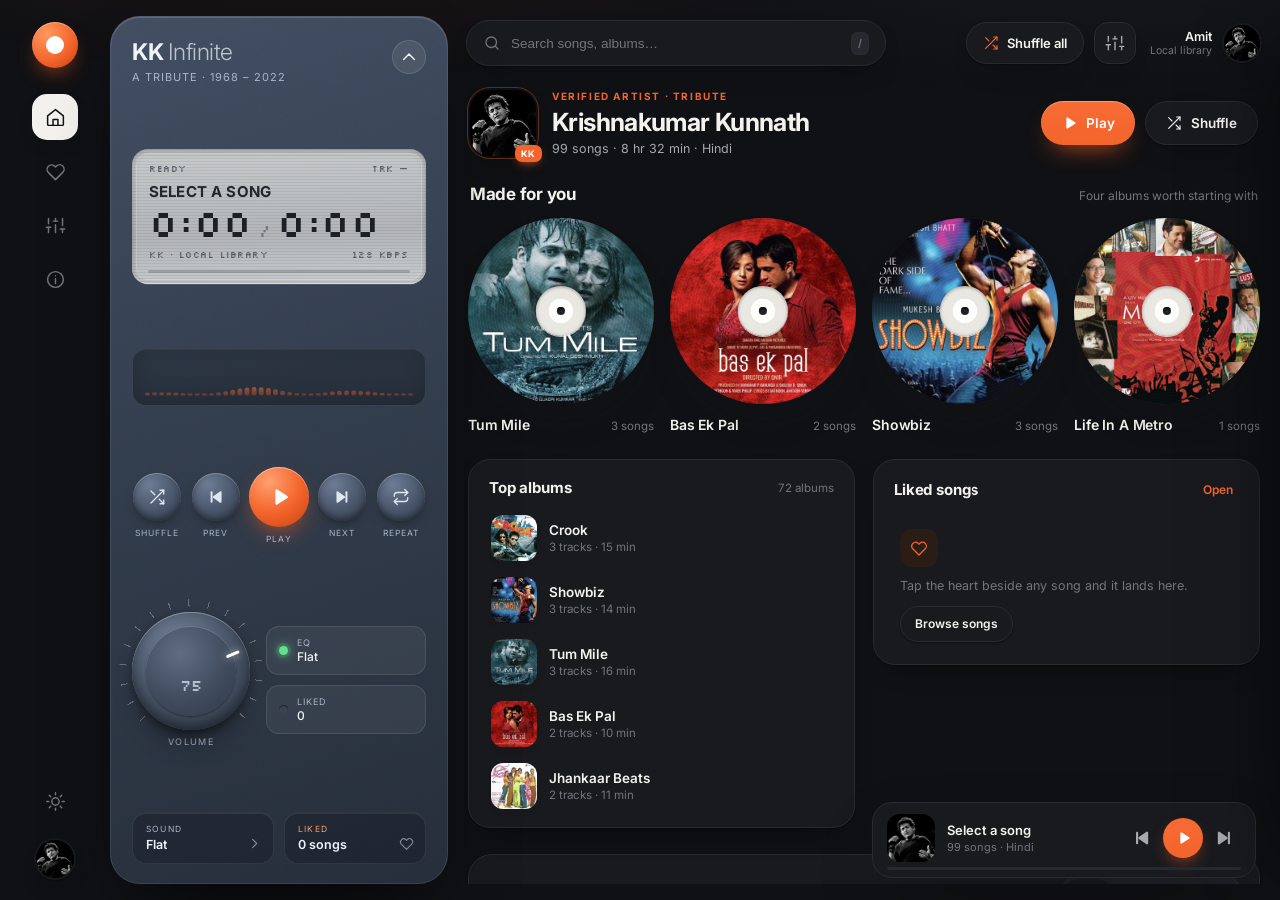
<file: index.html>
<!doctype html>
<html lang="en" data-theme="dark">
  <head>
    <meta charset="UTF-8" />
    <meta name="viewport" content="width=device-width, initial-scale=1.0, viewport-fit=cover" />
    <meta name="theme-color" content="#101114" />
    <title>KK Infinite — Remembering KK</title>
    <meta name="description" content="A private tribute player for KK's greatest songs — 99 tracks, real album art and a studio-grade equalizer." />
    <link rel="preconnect" href="https://fonts.googleapis.com" />
    <link rel="preconnect" href="https://fonts.gstatic.com" crossorigin />
    <link
      href="https://fonts.googleapis.com/css2?family=Inter:wght@300;400;500;600;700;800&family=Silkscreen:wght@400;700&display=swap"
      rel="stylesheet"
    />
    <link rel="stylesheet" href="style.css" />
  </head>
  <body>
    <!-- ───────────────────────── icon sprite ───────────────────────── -->
    <svg class="sprite" aria-hidden="true" focusable="false">
      <symbol id="i-play" viewBox="0 0 24 24"><path d="M8 5.1v13.8a1.4 1.4 0 0 0 2.13 1.2l11-6.9a1.4 1.4 0 0 0 0-2.4l-11-6.9A1.4 1.4 0 0 0 8 5.1Z"/></symbol>
      <symbol id="i-pause" viewBox="0 0 24 24"><rect x="6" y="4" width="4" height="16" rx="1.4"/><rect x="14" y="4" width="4" height="16" rx="1.4"/></symbol>
      <symbol id="i-prev" viewBox="0 0 24 24"><rect x="4.8" y="4.4" width="2.6" height="15.2" rx="1.2"/><path d="M19.4 5.6v12.8a1.3 1.3 0 0 1-2 1.1l-9.1-6.4a1.3 1.3 0 0 1 0-2.2l9.1-6.4a1.3 1.3 0 0 1 2 1.1Z"/></symbol>
      <symbol id="i-next" viewBox="0 0 24 24"><rect x="16.6" y="4.4" width="2.6" height="15.2" rx="1.2"/><path d="M4.6 5.6v12.8a1.3 1.3 0 0 0 2 1.1l9.1-6.4a1.3 1.3 0 0 0 0-2.2L6.6 4.5a1.3 1.3 0 0 0-2 1.1Z"/></symbol>
      <symbol id="i-shuffle" viewBox="0 0 24 24"><path d="M16 3h5v5"/><path d="M4 20 21 3"/><path d="M21 16v5h-5"/><path d="m15 15 6 6"/><path d="m4 4 5 5"/></symbol>
      <symbol id="i-repeat" viewBox="0 0 24 24"><path d="m17 2 4 4-4 4"/><path d="M3 11v-1a4 4 0 0 1 4-4h14"/><path d="m7 22-4-4 4-4"/><path d="M21 13v1a4 4 0 0 1-4 4H3"/></symbol>
      <symbol id="i-repeat-one" viewBox="0 0 24 24"><path d="m17 2 4 4-4 4"/><path d="M3 11v-1a4 4 0 0 1 4-4h14"/><path d="m7 22-4-4 4-4"/><path d="M21 13v1a4 4 0 0 1-4 4H3"/><path d="M11 10.5 12.5 10v4.5"/></symbol>
      <symbol id="i-heart" viewBox="0 0 24 24"><path d="M20.3 5.8a5.1 5.1 0 0 0-7.2 0L12 6.9l-1.1-1.1a5.1 5.1 0 0 0-7.2 7.2l8.3 8.3 8.3-8.3a5.1 5.1 0 0 0 0-7.2Z"/></symbol>
      <symbol id="i-heart-fill" viewBox="0 0 24 24"><path d="M20.3 5.8a5.1 5.1 0 0 0-7.2 0L12 6.9l-1.1-1.1a5.1 5.1 0 0 0-7.2 7.2l8.3 8.3 8.3-8.3a5.1 5.1 0 0 0 0-7.2Z"/></symbol>
      <symbol id="i-search" viewBox="0 0 24 24"><circle cx="11" cy="11" r="7"/><path d="m20 20-3.6-3.6"/></symbol>
      <symbol id="i-sliders" viewBox="0 0 24 24"><path d="M4 20v-6M4 10V4M12 20v-9M12 7V4M20 20v-4M20 12V4"/><path d="M1.5 14h5M9.5 7h5M17.5 16h5"/></symbol>
      <symbol id="i-volume" viewBox="0 0 24 24"><path d="M11 5 6.5 8.8H3.5v6.4h3L11 19V5Z"/><path d="M15.4 8.9a4.6 4.6 0 0 1 0 6.2"/><path d="M18.4 6a8.8 8.8 0 0 1 0 12"/></symbol>
      <symbol id="i-volume-off" viewBox="0 0 24 24"><path d="M11 5 6.5 8.8H3.5v6.4h3L11 19V5Z"/><path d="m16 9.5 5 5"/><path d="m21 9.5-5 5"/></symbol>
      <symbol id="i-home" viewBox="0 0 24 24"><path d="m3 10.2 9-7.2 9 7.2V20a1 1 0 0 1-1 1H4a1 1 0 0 1-1-1v-9.8Z"/><path d="M9.2 21v-6.6h5.6V21"/></symbol>
      <symbol id="i-library" viewBox="0 0 24 24"><path d="M4 4v16M8.5 4v16"/><path d="m13 4.8 5.6 15.4"/></symbol>
      <symbol id="i-info" viewBox="0 0 24 24"><circle cx="12" cy="12" r="9"/><path d="M12 11v5.5"/><path d="M12 7.6h.01"/></symbol>
      <symbol id="i-sun" viewBox="0 0 24 24"><circle cx="12" cy="12" r="4.2"/><path d="M12 2v2.2M12 19.8V22M2 12h2.2M19.8 12H22M4.9 4.9l1.6 1.6M17.5 17.5l1.6 1.6M19.1 4.9l-1.6 1.6M6.5 17.5l-1.6 1.6"/></symbol>
      <symbol id="i-moon" viewBox="0 0 24 24"><path d="M20.4 14.6A8.7 8.7 0 0 1 9.4 3.6a8.7 8.7 0 1 0 11 11Z"/></symbol>
      <symbol id="i-chevron-down" viewBox="0 0 24 24"><path d="m5.5 9 6.5 6.5L18.5 9"/></symbol>
      <symbol id="i-chevron-up" viewBox="0 0 24 24"><path d="m5.5 15 6.5-6.5L18.5 15"/></symbol>
      <symbol id="i-chevron-right" viewBox="0 0 24 24"><path d="m9 5.5 6.5 6.5L9 18.5"/></symbol>
      <symbol id="i-x" viewBox="0 0 24 24"><path d="M6 6l12 12M18 6 6 18"/></symbol>
      <symbol id="i-disc" viewBox="0 0 24 24"><circle cx="12" cy="12" r="9"/><circle cx="12" cy="12" r="2.6"/><path d="M12 3v2.2M12 18.8V21M3 12h2.2M18.8 12H21"/></symbol>
      <symbol id="i-cast" viewBox="0 0 24 24"><path d="M3 6a2 2 0 0 1 2-2h14a2 2 0 0 1 2 2v9a2 2 0 0 1-2 2h-4"/><path d="M3 20a5 5 0 0 1 5 5" transform="translate(0 -3)"/><path d="M3 17.5a2.5 2.5 0 0 1 2.5 2.5" transform="translate(0 -1)"/><circle cx="3.4" cy="20.6" r=".9" stroke="none" fill="currentColor"/></symbol>
      <symbol id="i-music" viewBox="0 0 24 24"><circle cx="7" cy="17.5" r="3"/><circle cx="18" cy="15.5" r="3"/><path d="M10 17.5V6l11-2v11.5"/></symbol>
      <symbol id="i-sparkle" viewBox="0 0 24 24"><path d="M12 3.5l1.9 4.9 4.9 1.9-4.9 1.9L12 17.1l-1.9-4.9L5.2 10.3l4.9-1.9L12 3.5Z"/><path d="M18.6 16.4l.8 2 2 .8-2 .8-.8 2-.8-2-2-.8 2-.8.8-2Z"/></symbol>
      <symbol id="i-plus" viewBox="0 0 24 24"><path d="M12 5v14M5 12h14"/></symbol>
      <symbol id="i-check" viewBox="0 0 24 24"><path d="m5 12.5 4.5 4.5L19 7.5"/></symbol>
      <symbol id="i-clock" viewBox="0 0 24 24"><circle cx="12" cy="12" r="9"/><path d="M12 7.2V12l3.2 2"/></symbol>
      <symbol id="i-wave" viewBox="0 0 24 24"><path d="M3 12h2l1.5-5 2.5 11L11.5 4 14 19l2.2-7 1.6 3H21"/></symbol>
      <symbol id="i-list" viewBox="0 0 24 24"><path d="M8.5 6.5h12M8.5 12h12M8.5 17.5h12"/><circle cx="4" cy="6.5" r=".9" stroke="none" fill="currentColor"/><circle cx="4" cy="12" r=".9" stroke="none" fill="currentColor"/><circle cx="4" cy="17.5" r=".9" stroke="none" fill="currentColor"/></symbol>
      <symbol id="i-filter" viewBox="0 0 24 24"><path d="M3 6h18M6 12h12M10 18h4"/></symbol>
    </svg>

    <div class="app" id="app">
      <!-- ───────────────────────── rail ───────────────────────── -->
      <nav class="rail" aria-label="Primary">
        <div class="rail-logo" aria-hidden="true">
          <svg class="icon icon--fill"><use href="#i-disc" /></svg>
        </div>

        <div class="rail-nav">
          <button class="rail-btn is-active" data-view="home" aria-label="Home" aria-current="page" title="Home">
            <svg class="icon"><use href="#i-home" /></svg>
          </button>
          <button class="rail-btn" data-view="liked" aria-label="Liked songs" title="Liked songs">
            <svg class="icon"><use href="#i-heart" /></svg>
            <span class="rail-dot" id="railLikedDot" hidden></span>
          </button>
          <button class="rail-btn" id="railSound" aria-label="Sound settings" title="Sound">
            <svg class="icon"><use href="#i-sliders" /></svg>
          </button>
          <button class="rail-btn" data-view="about" aria-label="About KK" title="About KK">
            <svg class="icon"><use href="#i-info" /></svg>
          </button>
        </div>

        <div class="rail-bottom">
          <button class="rail-btn" id="themeToggle" aria-label="Switch theme" title="Switch theme">
            <svg class="icon" id="themeIcon"><use href="#i-moon" /></svg>
          </button>
          <button class="rail-avatar" data-view="about" aria-label="About KK">
            <img src="KKK.jpg" alt="KK" />
          </button>
        </div>
      </nav>

      <!-- ───────────────────────── deck (radio player) ───────────────────────── -->
      <aside class="deck" aria-label="Player">
        <div class="deck-grain" aria-hidden="true"></div>

        <header class="deck-head">
          <div>
            <h1 class="deck-title">KK <span>Infinite</span></h1>
            <p class="deck-sub">A tribute · 1968 – 2022</p>
          </div>
          <button class="deck-chip" id="deckExpand" aria-label="Open full player" title="Open full player">
            <svg class="icon"><use href="#i-chevron-up" /></svg>
          </button>
        </header>

        <!-- LCD -->
        <div class="lcd" id="lcd" role="button" tabindex="0" aria-label="Open full player">
          <div class="lcd-row lcd-row--top">
            <span class="lcd-cap" id="lcdState">READY</span>
            <span class="lcd-cap" id="lcdTrackNo">TRK —</span>
          </div>
          <div class="lcd-title" id="lcdTitle">Select a song</div>
          <div class="lcd-time">
            <span id="lcdElapsed">00:00</span>
            <span class="lcd-time-sep">/</span>
            <span id="lcdTotal">00:00</span>
          </div>
          <div class="lcd-row lcd-row--bottom">
            <span class="lcd-cap lcd-cap--wide" id="lcdAlbum">KK · local library</span>
            <span class="lcd-cap" id="lcdBitrate">— kbps</span>
          </div>
          <div class="lcd-scan" aria-hidden="true"></div>
          <div class="lcd-seek" id="lcdSeek" aria-hidden="true"><i id="lcdSeekFill"></i></div>
        </div>

        <div class="deck-viz" aria-hidden="true"><canvas id="deckViz"></canvas></div>

        <!-- transport -->
        <div class="deck-transport">
          <div class="deck-slot">
            <button class="metal-btn" id="deckShuffle" aria-label="Shuffle" aria-pressed="false" title="Shuffle">
              <svg class="icon"><use href="#i-shuffle" /></svg>
            </button>
            <span>Shuffle</span>
          </div>
          <div class="deck-slot">
            <button class="metal-btn" id="deckPrev" aria-label="Previous track" title="Previous">
              <svg class="icon icon--fill"><use href="#i-prev" /></svg>
            </button>
            <span>Prev</span>
          </div>
          <div class="deck-slot">
            <button class="metal-btn metal-btn--play" id="deckPlay" aria-label="Play" title="Play / pause">
              <svg class="icon icon--fill" id="deckPlayIcon"><use href="#i-play" /></svg>
            </button>
            <span>Play</span>
          </div>
          <div class="deck-slot">
            <button class="metal-btn" id="deckNext" aria-label="Next track" title="Next">
              <svg class="icon icon--fill"><use href="#i-next" /></svg>
            </button>
            <span>Next</span>
          </div>
          <div class="deck-slot">
            <button class="metal-btn" id="deckRepeat" aria-label="Repeat off" aria-pressed="false" title="Repeat">
              <svg class="icon"><use href="#i-repeat" /></svg>
            </button>
            <span>Repeat</span>
          </div>
        </div>

        <!-- volume + switches -->
        <div class="deck-lower">
          <div class="knob-zone">
            <div
              class="knob"
              id="volumeKnob"
              role="slider"
              tabindex="0"
              aria-label="Volume"
              aria-valuemin="0"
              aria-valuemax="100"
              aria-valuenow="75"
              style="--p: 75"
            >
              <div class="knob-ring" aria-hidden="true"></div>
              <div class="knob-face">
                <span class="knob-tick" aria-hidden="true"></span>
                <span class="knob-read" id="knobRead">75</span>
              </div>
            </div>
            <span class="knob-label">Volume</span>
          </div>

          <div class="switch-zone">
            <button class="switch" id="deckEq" aria-pressed="true" title="Equalizer on/off">
              <span class="switch-led" aria-hidden="true"></span>
              <span class="switch-text">EQ<em id="eqModeLabel">Flat</em></span>
            </button>
            <button class="switch" id="deckLike" aria-pressed="false" title="Like current song">
              <span class="switch-led switch-led--warm" aria-hidden="true"></span>
              <span class="switch-text">Liked<em id="likeCountLabel">0</em></span>
            </button>
          </div>
        </div>

        <!-- footer: sound + liked -->
        <div class="deck-foot">
          <button class="inset-btn" id="deckSound">
            <span class="inset-cap">Sound</span>
            <span class="inset-val" id="deckPresetName">Flat</span>
            <svg class="icon inset-arrow"><use href="#i-chevron-right" /></svg>
          </button>
          <button class="inset-btn inset-btn--accent" id="deckLiked">
            <span class="inset-cap">Liked</span>
            <span class="inset-val" id="deckLikedCount">0 songs</span>
            <svg class="icon inset-arrow"><use href="#i-heart-fill" /></svg>
          </button>
        </div>
      </aside>

      <!-- ───────────────────────── main ───────────────────────── -->
      <main class="main">
        <header class="topbar">
          <div class="mobile-brand">
            <span class="mobile-logo"><svg class="icon icon--fill"><use href="#i-disc" /></svg></span>
            <span>KK <em>Infinite</em></span>
          </div>

          <label class="search" for="searchInput">
            <svg class="icon"><use href="#i-search" /></svg>
            <input
              id="searchInput"
              type="search"
              placeholder="Search songs, albums…"
              autocomplete="off"
              spellcheck="false"
            />
            <kbd class="search-kbd" id="searchKbd">/</kbd>
          </label>

          <div class="topbar-actions">
            <button class="pill-btn" id="topShuffle">
              <svg class="icon"><use href="#i-shuffle" /></svg>
              <span>Shuffle all</span>
            </button>
            <button class="icon-btn" id="topSound" aria-label="Sound settings" title="Sound">
              <svg class="icon"><use href="#i-sliders" /></svg>
            </button>
            <div class="user-chip">
              <span class="user-copy"><b>Amit</b><em>Local library</em></span>
              <img src="KKK.jpg" alt="" />
            </div>
          </div>
        </header>

        <div class="scroll" id="scrollArea">
          <!-- HOME -->
          <section class="view" id="viewHome">
            <div class="intro">
              <div class="intro-art">
                <img src="KKK.jpg" alt="KK" />
                <span class="intro-badge">KK</span>
              </div>
              <div class="intro-copy">
                <span class="eyebrow">Verified artist · Tribute</span>
                <h2>Krishnakumar Kunnath</h2>
                <p id="introStats">99 songs · 8 hr 33 min · Hindi</p>
              </div>
              <div class="intro-actions">
                <button class="btn btn--primary" id="playAll">
                  <svg class="icon icon--fill"><use href="#i-play" /></svg>
                  <span>Play</span>
                </button>
                <button class="btn btn--ghost" id="shuffleAll">
                  <svg class="icon"><use href="#i-shuffle" /></svg>
                  <span>Shuffle</span>
                </button>
              </div>
            </div>

            <div class="section-head">
              <h3>Made for you</h3>
              <span class="section-note">Four albums worth starting with</span>
            </div>
            <div class="discs" id="discs"></div>

            <div class="twin">
              <section class="card" aria-labelledby="topAlbumsTitle">
                <div class="card-head">
                  <h3 id="topAlbumsTitle">Top albums</h3>
                  <span class="card-count" id="albumCount"></span>
                </div>
                <div class="album-list" id="albumList"></div>
              </section>

              <section class="card" aria-labelledby="likedCardTitle">
                <div class="card-head">
                  <h3 id="likedCardTitle">Liked songs</h3>
                  <button class="link-btn" data-view="liked">Open</button>
                </div>
                <div class="mini-list" id="likedPreview"></div>
              </section>
            </div>

            <section class="list-card" aria-labelledby="allSongsTitle">
              <div class="list-toolbar">
                <div class="list-toolbar-left">
                  <h3 id="allSongsTitle">All songs</h3>
                  <span class="list-count" id="listCount"></span>
                </div>
                <div class="segmented" id="sortSeg" role="group" aria-label="Sort songs">
                  <button class="is-active" data-sort="title">A–Z</button>
                  <button data-sort="album">Album</button>
                  <button data-sort="duration">Length</button>
                </div>
              </div>
              <div class="table-head" aria-hidden="true">
                <span>#</span><span></span><span>Title</span><span>Album</span><span>Time</span><span></span>
              </div>
              <div class="tracklist" id="tracklist" role="list"></div>
              <div class="empty" id="listEmpty" hidden>
                <svg class="icon"><use href="#i-search" /></svg>
                <p>No songs match “<b id="emptyTerm"></b>”</p>
                <button class="btn btn--ghost" id="emptyClear">Clear search</button>
              </div>
            </section>
          </section>

          <!-- LIKED -->
          <section class="view" id="viewLiked" hidden>
            <div class="view-hero">
              <div class="view-hero-icon"><svg class="icon icon--fill"><use href="#i-heart-fill" /></svg></div>
              <div>
                <span class="eyebrow">Collection</span>
                <h2>Liked songs</h2>
                <p id="likedStats">0 songs</p>
              </div>
              <button class="btn btn--primary" id="playLiked">
                <svg class="icon icon--fill"><use href="#i-play" /></svg><span>Play</span>
              </button>
            </div>
            <section class="list-card">
              <div class="tracklist" id="likedList" role="list"></div>
              <div class="empty" id="likedEmpty">
                <svg class="icon"><use href="#i-heart" /></svg>
                <p>No liked songs yet. Tap the heart on any track.</p>
                <button class="btn btn--ghost" data-view="home">Browse songs</button>
              </div>
            </section>
          </section>

          <!-- ABOUT -->
          <section class="view" id="viewAbout" hidden>
            <div class="about-hero">
              <img src="KKK.jpg" alt="Portrait of KK" />
              <div class="about-copy">
                <span class="eyebrow">In memory</span>
                <h2>The voice of love</h2>
                <p class="about-dates">Krishnakumar Kunnath · 1968 – 2022</p>
                <p>
                  KK was not just a singer; he was an emotion. From <em>Pal</em> to <em>Zara Sa</em>, his
                  voice defined romance and friendship for a generation. He never had formal training in
                  music, yet became one of the most versatile voices in Indian cinema.
                </p>
              </div>
            </div>

            <div class="fact-grid">
              <div class="fact"><span>99</span><p>Songs in this library</p></div>
              <div class="fact"><span>8.5<em>hr</em></span><p>Of music to remember him by</p></div>
              <div class="fact"><span>1999</span><p>Debut album <b>Pal</b></p></div>
              <div class="fact"><span>2022</span><p>Left us at 53, in Kolkata</p></div>
            </div>

            <div class="about-quote">
              <svg class="icon"><use href="#i-sparkle" /></svg>
              <blockquote>“Some voices don't grow old. They just keep playing.”</blockquote>
            </div>

            <div class="about-grid">
              <article class="card">
                <h3>Signature songs</h3>
                <div class="mini-list" id="essentialList"></div>
              </article>
              <article class="card">
                <h3>Albums in this library</h3>
                <div class="album-list" id="albumListAbout"></div>
              </article>
            </div>
            <p class="about-foot">
              A private tribute player. All songs live in the <code>KK/</code> folder on this computer —
              nothing is streamed.
            </p>
          </section>
        </div>
      </main>

      <!-- ───────────────────────── mini player ───────────────────────── -->
      <div class="miniplayer" id="miniplayer">
        <button class="mini-art" id="miniArt" aria-label="Open full player">
          <img src="KKK.jpg" alt="" />
          <span class="mini-art-badge"><svg class="icon"><use href="#i-chevron-up" /></svg></span>
        </button>
        <div class="mini-copy" id="miniCopy" role="button" tabindex="0" aria-label="Open full player">
          <span class="mini-title" id="miniTitle">Select a song</span>
          <span class="mini-sub" id="miniSub">KK · All songs</span>
        </div>
        <div class="mini-controls">
          <button class="icon-btn icon-btn--sm" id="miniPrev" aria-label="Previous track">
            <svg class="icon icon--fill"><use href="#i-prev" /></svg>
          </button>
          <button class="mini-play" id="miniPlay" aria-label="Play">
            <svg class="icon icon--fill" id="miniPlayIcon"><use href="#i-play" /></svg>
          </button>
          <button class="icon-btn icon-btn--sm" id="miniNext" aria-label="Next track">
            <svg class="icon icon--fill"><use href="#i-next" /></svg>
          </button>
        </div>
        <div class="mini-seek" id="miniSeek" aria-hidden="true"><i id="miniSeekFill"></i></div>
      </div>

      <!-- ───────────────────────── bottom tabs (mobile) ───────────────────────── -->
      <nav class="tabbar" aria-label="Primary">
        <button class="tab is-active" data-view="home">
          <svg class="icon"><use href="#i-home" /></svg><span>Home</span>
        </button>
        <button class="tab" data-view="liked">
          <svg class="icon"><use href="#i-heart" /></svg><span>Liked</span>
        </button>
        <button class="tab" id="tabSound">
          <svg class="icon"><use href="#i-sliders" /></svg><span>Sound</span>
        </button>
        <button class="tab" data-view="about">
          <svg class="icon"><use href="#i-info" /></svg><span>About</span>
        </button>
      </nav>
    </div>

    <!-- ───────────────────────── now playing ───────────────────────── -->
    <div class="now-playing" id="nowPlaying" role="dialog" aria-modal="true" aria-label="Now playing" aria-hidden="true">
      <div class="np-wash" aria-hidden="true"></div>
      <div class="np-grain" aria-hidden="true"></div>

      <div class="np-inner">
        <header class="np-head">
          <button class="np-btn" id="npClose" aria-label="Close player">
            <svg class="icon"><use href="#i-chevron-down" /></svg>
          </button>
          <div class="np-head-copy">
            <span class="np-eyebrow" id="npEyebrow">Now playing</span>
            <span class="np-head-album" id="npAlbum">KK · local library</span>
          </div>
          <button class="np-btn" id="npEq" aria-label="Sound settings">
            <svg class="icon"><use href="#i-sliders" /></svg>
          </button>
        </header>

        <div class="np-stage">
          <div class="np-vinyl" id="npVinyl">
            <div class="np-vinyl-grooves" aria-hidden="true"></div>
            <img id="npArt" src="KKK.jpg" alt="" />
            <span class="np-vinyl-hole" aria-hidden="true"></span>
            <span class="np-vinyl-sheen" aria-hidden="true"></span>
          </div>
        </div>

        <div class="np-meta">
          <div class="np-titles">
            <h2 id="npTitle">Select a song</h2>
            <p id="npSub">KK · All songs</p>
          </div>
          <button class="np-like" id="npLike" aria-label="Like current song" aria-pressed="false">
            <svg class="icon"><use href="#i-heart" /></svg>
          </button>
        </div>

        <div class="np-seek" id="npSeek">
          <div class="np-seek-track"><i id="npSeekFill"></i><b class="np-seek-thumb" id="npSeekThumb"></b></div>
          <div class="np-times"><span id="npElapsed">0:00</span><span id="npDuration">0:00</span></div>
        </div>

        <div class="np-controls">
          <button class="np-ctrl" id="npShuffle" aria-label="Shuffle" aria-pressed="false">
            <svg class="icon"><use href="#i-shuffle" /></svg>
          </button>
          <button class="np-ctrl" id="npPrev" aria-label="Previous track">
            <svg class="icon icon--fill"><use href="#i-prev" /></svg>
          </button>
          <button class="np-play" id="npPlay" aria-label="Play">
            <svg class="icon icon--fill" id="npPlayIcon"><use href="#i-play" /></svg>
          </button>
          <button class="np-ctrl" id="npNext" aria-label="Next track">
            <svg class="icon icon--fill"><use href="#i-next" /></svg>
          </button>
          <button class="np-ctrl" id="npRepeat" aria-label="Repeat off" aria-pressed="false">
            <svg class="icon"><use href="#i-repeat" /></svg>
          </button>
        </div>

        <canvas class="np-viz" id="viz" aria-hidden="true"></canvas>

        <div class="np-foot">
          <button class="np-foot-btn" id="npSoundBtn">
            <svg class="icon"><use href="#i-sliders" /></svg><span id="npPresetName">Flat</span>
          </button>
          <div class="np-volume">
            <button class="np-foot-btn np-foot-btn--icon" id="npMute" aria-label="Mute">
              <svg class="icon" id="npVolumeIcon"><use href="#i-volume" /></svg>
            </button>
            <div class="hslider" id="npVolume" role="slider" tabindex="0" aria-label="Volume"
                 aria-valuemin="0" aria-valuemax="100" aria-valuenow="75">
              <i class="hslider-fill"></i><b class="hslider-thumb"></b>
            </div>
          </div>
          <button class="np-foot-btn" id="npQueueBtn" aria-label="Show queue">
            <svg class="icon"><use href="#i-list" /></svg>
          </button>
        </div>
      </div>
    </div>

    <!-- ───────────────────────── sound sheet ───────────────────────── -->
    <div class="sheet-backdrop" id="sheetBackdrop" hidden></div>
    <aside class="sheet" id="soundSheet" role="dialog" aria-modal="true" aria-labelledby="soundTitle" aria-hidden="true">
      <header class="sheet-head">
        <div>
          <span class="eyebrow">Studio</span>
          <h2 id="soundTitle">Sound</h2>
        </div>
        <button class="icon-btn" id="sheetClose" aria-label="Close sound settings">
          <svg class="icon"><use href="#i-x" /></svg>
        </button>
      </header>

      <div class="presets" id="presets" role="group" aria-label="Equalizer presets"></div>

      <div class="eq-stage">
        <div class="eq-scale" aria-hidden="true">
          <span>+12</span><span>0</span><span>−12</span>
        </div>
        <div class="bands" id="bands"></div>
      </div>

      <div class="eq-rows">
        <div class="eq-row">
          <div class="eq-row-copy">
            <span>Space</span>
            <em>Room reverb, kept subtle</em>
          </div>
          <div class="hslider hslider--sm" id="spaceSlider" role="slider" tabindex="0"
               aria-label="Reverb amount" aria-valuemin="0" aria-valuemax="100" aria-valuenow="0">
            <i class="hslider-fill"></i><b class="hslider-thumb"></b>
          </div>
        </div>

        <div class="eq-row">
          <div class="eq-row-copy">
            <span>Volume</span>
            <em id="eqVolumeRead">75%</em>
          </div>
          <div class="hslider hslider--sm" id="eqVolume" role="slider" tabindex="0"
               aria-label="Volume" aria-valuemin="0" aria-valuemax="100" aria-valuenow="75">
            <i class="hslider-fill"></i><b class="hslider-thumb"></b>
          </div>
        </div>

        <div class="eq-row eq-row--switch">
          <div class="eq-row-copy">
            <span>Equalizer</span>
            <em id="eqStatus">Active</em>
          </div>
          <button class="toggle" id="eqBypass" role="switch" aria-checked="false" aria-label="Enable equalizer">
            <i></i>
          </button>
        </div>
      </div>

      <footer class="sheet-foot">
        <div class="limiter-badge">
          <span class="limiter-dot"></span>
          <span>Limiter on · headroom <b id="headroomRead">0 dB</b></span>
        </div>
        <button class="link-btn" id="eqReset">Reset</button>
      </footer>
    </aside>

    <!-- queue sheet -->
    <div class="sheet-backdrop" id="queueBackdrop" hidden></div>
    <aside class="sheet sheet--queue" id="queueSheet" role="dialog" aria-modal="true" aria-labelledby="queueTitle" aria-hidden="true">
      <header class="sheet-head">
        <div>
          <span class="eyebrow">Up next</span>
          <h2 id="queueTitle">Queue</h2>
        </div>
        <button class="icon-btn" id="queueClose" aria-label="Close queue">
          <svg class="icon"><use href="#i-x" /></svg>
        </button>
      </header>
      <div class="queue-list" id="queueList"></div>
    </aside>

    <div class="toast" id="toast" role="status" aria-live="polite"></div>

    <script src="library.js"></script>
    <script src="audio-engine.js"></script>
    <script src="app.js"></script>
  </body>
</html>
</file>
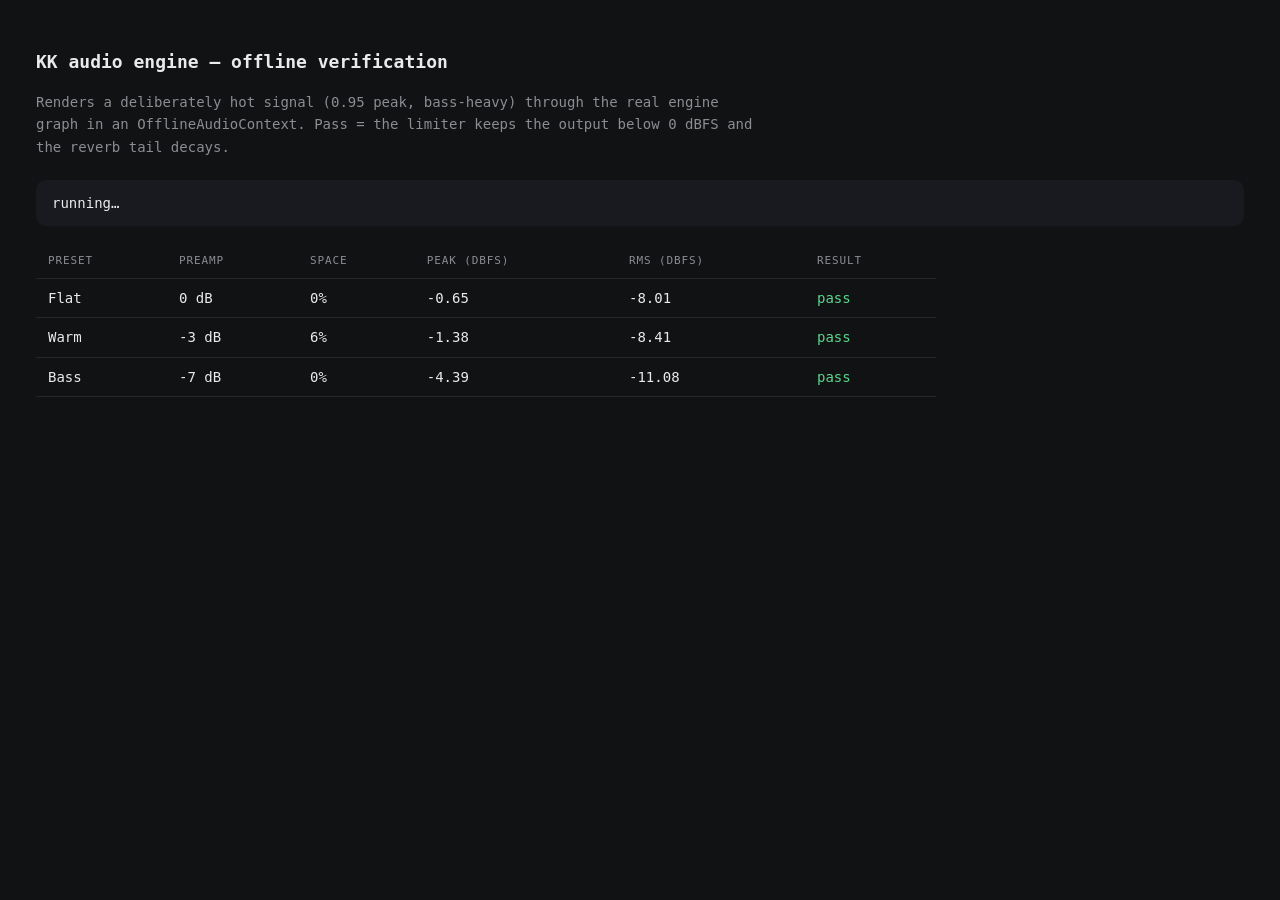
<file: tests/engine-check.html>
<!doctype html>
<html lang="en">
  <head>
    <meta charset="utf-8" />
    <title>KK audio engine — offline verification</title>
    <style>
      body { font: 14px/1.6 ui-monospace, Menlo, monospace; background: #111214; color: #eaeaea; padding: 28px; }
      h1 { font-size: 18px; margin-bottom: 6px; }
      p.sub { color: #8c8c93; margin-bottom: 22px; max-width: 720px; }
      table { border-collapse: collapse; width: 100%; max-width: 900px; }
      th, td { text-align: left; padding: 8px 12px; border-bottom: 1px solid #26262c; }
      th { color: #8c8c93; font-weight: 500; font-size: 11px; letter-spacing: 0.08em; text-transform: uppercase; }
      .ok { color: #5bd68a; }
      .bad { color: #ff6b6b; }
      .muted { color: #74747c; }
      #summary { margin: 18px 0; padding: 12px 16px; border-radius: 10px; background: #191a1f; }
      code { color: #ffb27a; }
    </style>
  </head>
  <body>
    <h1>KK audio engine — offline verification</h1>
    <p class="sub">
      Renders a deliberately hot signal (0.95 peak, bass-heavy) through the real engine graph in an
      OfflineAudioContext. Pass = the limiter keeps the output below 0 dBFS and the reverb tail decays.
    </p>
    <div id="summary">running…</div>
    <table>
      <thead>
        <tr><th>Preset</th><th>Preamp</th><th>Space</th><th>Peak (dBFS)</th><th>RMS (dBFS)</th><th>Result</th></tr>
      </thead>
      <tbody id="rows"></tbody>
    </table>
    <p class="sub" style="margin-top:22px" id="extra"></p>
    <script src="../audio-engine.js"></script>
    <script src="engine-check.js"></script>
  </body>
</html>
</file>
<file: style.css>
/* ==========================================================================
   KK Infinite — design system
   Light "software" surfaces + a dark slate "hardware" deck.
   ========================================================================== */

:root {
  --bg: #efeeea;
  --bg-glow: #f7f6f2;
  --surface: #ffffff;
  --surface-2: #f7f6f2;
  --surface-3: #ece9e3;
  --surface-4: #e3dfd7;

  --ink: #17181b;
  --ink-2: #5e6067;
  --ink-3: #93949a;

  --line: #e5e1d9;
  --line-strong: #d8d3c9;

  --accent: #ef5a22;
  --accent-2: #ff8b4e;
  --accent-soft: #fdeee5;
  --accent-ink: #ffffff;

  --good: #28a25f;

  --deck-1: #52607a;
  --deck-2: #3c4859;
  --deck-3: #2d3745;
  --deck-ink: #eef3fa;
  --deck-ink-2: #a8b4c7;

  --lcd-1: #d7dadb;
  --lcd-2: #c2c5c7;
  --lcd-ink: #24272c;
  --lcd-ink-2: #5c6167;

  --radius-xl: 30px;
  --radius-lg: 22px;
  --radius-md: 16px;
  --radius-sm: 12px;

  --shadow-1: 0 1px 2px rgba(23, 24, 27, 0.04), 0 10px 26px -16px rgba(23, 24, 27, 0.18);
  --shadow-2: 0 30px 70px -34px rgba(23, 24, 27, 0.42);
  --shadow-deck: 0 32px 60px -32px rgba(28, 34, 48, 0.65);

  --font: "Inter", system-ui, -apple-system, "Segoe UI", Roboto, Helvetica, Arial, sans-serif;
  --mono: "Silkscreen", ui-monospace, SFMono-Regular, Menlo, monospace;

  --ease: cubic-bezier(0.22, 0.8, 0.26, 1);

  color-scheme: light;
}

[data-theme="dark"] {
  --bg: #101114;
  --bg-glow: #15171b;
  --surface: #191a1e;
  --surface-2: #202127;
  --surface-3: #272930;
  --surface-4: #31333c;

  --ink: #f3f2ee;
  --ink-2: #a7a8ae;
  --ink-3: #74757c;

  --line: #2a2b31;
  --line-strong: #35363d;

  --accent: #f4652c;
  --accent-2: #ff985f;
  --accent-soft: #2a1d15;

  --deck-1: #414c60;
  --deck-2: #303a49;
  --deck-3: #252d39;

  --lcd-1: #c9cccd;
  --lcd-2: #b3b6b8;

  --shadow-1: 0 1px 2px rgba(0, 0, 0, 0.4), 0 12px 30px -18px rgba(0, 0, 0, 0.8);
  --shadow-2: 0 34px 80px -30px rgba(0, 0, 0, 0.9);
  --shadow-deck: 0 34px 70px -30px rgba(0, 0, 0, 0.85);

  color-scheme: dark;
}

* {
  margin: 0;
  padding: 0;
  box-sizing: border-box;
  -webkit-tap-highlight-color: transparent;
}

[hidden] {
  display: none !important;
}

html,
body {
  height: 100%;
}

body {
  font-family: var(--font);
  background: var(--bg);
  color: var(--ink);
  overflow: hidden;
  -webkit-font-smoothing: antialiased;
  text-rendering: optimizeLegibility;
  transition: background 0.4s var(--ease), color 0.4s var(--ease);
}

body::before {
  content: "";
  position: fixed;
  inset: -20% -10% auto -10%;
  height: 70vh;
  background: radial-gradient(60% 60% at 30% 0%, rgba(239, 90, 34, 0.09), transparent 70%),
    radial-gradient(50% 50% at 80% 10%, rgba(82, 96, 122, 0.12), transparent 70%);
  pointer-events: none;
  z-index: 0;
}

.sprite {
  position: absolute;
  width: 0;
  height: 0;
  overflow: hidden;
}

.icon {
  width: 20px;
  height: 20px;
  flex: none;
  fill: none;
  stroke: currentColor;
  stroke-width: 1.7;
  stroke-linecap: round;
  stroke-linejoin: round;
}

.icon--fill {
  fill: currentColor;
  stroke: none;
}

button {
  font: inherit;
  color: inherit;
  background: none;
  border: 0;
  cursor: pointer;
}

button:focus-visible,
a:focus-visible,
input:focus-visible,
[tabindex]:focus-visible {
  outline: 2px solid var(--accent);
  outline-offset: 3px;
}

img {
  display: block;
  max-width: 100%;
}

::selection {
  background: var(--accent);
  color: #fff;
}

/* ─────────────────────────── app frame ─────────────────────────── */

.app {
  position: relative;
  z-index: 1;
  height: 100dvh;
  display: grid;
  grid-template-columns: 84px 372px minmax(0, 1fr);
  grid-template-rows: minmax(0, 1fr);
  gap: 18px;
  padding: 18px;
  overflow: hidden;
}

/* ─────────────────────────── rail ─────────────────────────── */

.rail {
  display: flex;
  flex-direction: column;
  align-items: center;
  gap: 26px;
  padding: 6px 0 4px;
}

.rail-logo {
  width: 46px;
  height: 46px;
  border-radius: 50%;
  display: grid;
  place-items: center;
  color: #fff;
  background: radial-gradient(circle at 32% 26%, var(--accent-2), var(--accent) 58%, #c53f10);
  box-shadow: 0 10px 22px -10px rgba(239, 90, 34, 0.9), inset 0 1px 0 rgba(255, 255, 255, 0.35);
}

.rail-logo .icon {
  width: 24px;
  height: 24px;
}

.rail-nav,
.rail-bottom {
  display: flex;
  flex-direction: column;
  align-items: center;
  gap: 8px;
}

.rail-bottom {
  margin-top: auto;
  gap: 14px;
}

.rail-btn {
  position: relative;
  width: 46px;
  height: 46px;
  border-radius: 15px;
  display: grid;
  place-items: center;
  color: var(--ink-3);
  transition: background 0.2s, color 0.2s, transform 0.2s var(--ease);
}

.rail-btn .icon {
  width: 21px;
  height: 21px;
}

.rail-btn:hover {
  color: var(--ink);
  background: color-mix(in srgb, var(--surface) 70%, transparent);
}

.rail-btn.is-active {
  color: var(--surface);
  background: var(--ink);
  box-shadow: 0 8px 18px -10px rgba(23, 24, 27, 0.7);
}

[data-theme="dark"] .rail-btn.is-active {
  color: #101114;
  background: #f3f2ee;
}

.rail-btn.is-active:hover {
  color: var(--surface);
}

.rail-dot {
  position: absolute;
  top: 10px;
  right: 11px;
  width: 7px;
  height: 7px;
  border-radius: 50%;
  background: var(--accent);
  box-shadow: 0 0 0 2.5px var(--bg);
}

.rail-avatar {
  width: 42px;
  height: 42px;
  border-radius: 50%;
  overflow: hidden;
  border: 2px solid var(--surface);
  box-shadow: var(--shadow-1);
}

.rail-avatar img {
  width: 100%;
  height: 100%;
  object-fit: cover;
}

/* ─────────────────────────── deck ─────────────────────────── */

.deck {
  position: relative;
  border-radius: var(--radius-xl);
  padding: 24px 22px 20px;
  display: flex;
  flex-direction: column;
  gap: 16px;
  overflow: hidden;
  color: var(--deck-ink);
  background: linear-gradient(163deg, var(--deck-1) 0%, var(--deck-2) 52%, var(--deck-3) 100%);
  box-shadow: var(--shadow-deck);
  isolation: isolate;
}

.deck::after {
  content: "";
  position: absolute;
  inset: 0;
  border-radius: inherit;
  border: 1px solid rgba(255, 255, 255, 0.09);
  box-shadow: inset 0 1px 0 rgba(255, 255, 255, 0.16);
  pointer-events: none;
}

.deck-grain {
  position: absolute;
  inset: 0;
  z-index: -1;
  opacity: 0.22;
  mix-blend-mode: overlay;
  background-image: url("data:image/svg+xml,%3Csvg xmlns='http://www.w3.org/2000/svg' width='140' height='140'%3E%3Cfilter id='n'%3E%3CfeTurbulence type='fractalNoise' baseFrequency='0.9' numOctaves='3' stitchTiles='stitch'/%3E%3C/filter%3E%3Crect width='140' height='140' filter='url(%23n)' opacity='0.55'/%3E%3C/svg%3E");
  pointer-events: none;
}

.deck-head {
  display: flex;
  align-items: flex-start;
  justify-content: space-between;
  gap: 12px;
}

.deck-title {
  font-size: 23px;
  font-weight: 700;
  letter-spacing: -0.02em;
  line-height: 1.1;
}

.deck-title span {
  font-weight: 300;
  opacity: 0.72;
}

.deck-sub {
  margin-top: 5px;
  font-size: 11px;
  letter-spacing: 0.09em;
  text-transform: uppercase;
  color: var(--deck-ink-2);
}

.deck-chip {
  width: 34px;
  height: 34px;
  border-radius: 50%;
  display: grid;
  place-items: center;
  color: var(--deck-ink);
  background: rgba(255, 255, 255, 0.08);
  border: 1px solid rgba(255, 255, 255, 0.12);
  transition: background 0.2s, transform 0.2s var(--ease);
}

.deck-chip:hover {
  background: rgba(255, 255, 255, 0.16);
  transform: translateY(-1px);
}

/* LCD */

.lcd {
  position: relative;
  border-radius: 16px;
  padding: 13px 16px 22px;
  cursor: pointer;
  color: var(--lcd-ink);
  background: linear-gradient(178deg, var(--lcd-1), var(--lcd-2) 62%, var(--lcd-1));
  box-shadow: inset 0 2px 7px rgba(0, 0, 0, 0.28), inset 0 -1px 0 rgba(255, 255, 255, 0.6),
    0 1px 0 rgba(255, 255, 255, 0.12);
  overflow: hidden;
}

.lcd::before {
  content: "";
  position: absolute;
  inset: 4px;
  border-radius: 12px;
  border: 1px solid rgba(255, 255, 255, 0.45);
  opacity: 0.5;
  pointer-events: none;
}

.lcd-row {
  display: flex;
  align-items: center;
  justify-content: space-between;
  gap: 10px;
}

.lcd-cap {
  font-family: var(--mono);
  font-size: 8.5px;
  letter-spacing: 0.06em;
  text-transform: uppercase;
  color: var(--lcd-ink-2);
  white-space: nowrap;
}

.lcd-cap--wide {
  overflow: hidden;
  text-overflow: ellipsis;
  max-width: 70%;
}

.lcd-title {
  margin: 8px 0 2px;
  font-size: 15px;
  font-weight: 700;
  letter-spacing: 0.01em;
  text-transform: uppercase;
  white-space: nowrap;
  overflow: hidden;
  text-overflow: ellipsis;
  min-height: 19px;
}

.lcd-time {
  font-family: var(--mono);
  font-size: 32px;
  line-height: 1.05;
  letter-spacing: 0.02em;
  display: flex;
  align-items: baseline;
  gap: 6px;
  color: #1d2126;
  margin: 2px 0 6px;
}

.lcd-time-sep {
  font-size: 18px;
  opacity: 0.4;
}

.lcd-scan {
  position: absolute;
  inset: 0;
  pointer-events: none;
  opacity: 0.14;
  background-image: repeating-linear-gradient(
    180deg,
    rgba(0, 0, 0, 0.5) 0 1px,
    transparent 1px 3px
  );
}

.lcd-seek {
  position: absolute;
  left: 16px;
  right: 16px;
  bottom: 11px;
  height: 3px;
  border-radius: 3px;
  background: rgba(30, 34, 39, 0.22);
  overflow: hidden;
}

.lcd-seek i {
  display: block;
  height: 100%;
  width: 0%;
  border-radius: 3px;
  background: var(--accent);
  box-shadow: 0 0 8px rgba(239, 90, 34, 0.8);
  transition: width 0.12s linear;
}

/* transport */

.deck-transport {
  display: grid;
  grid-template-columns: repeat(5, 1fr);
  gap: 8px;
}

.deck-slot {
  display: flex;
  flex-direction: column;
  align-items: center;
  gap: 7px;
}

.deck-slot > span {
  font-size: 8.5px;
  letter-spacing: 0.12em;
  text-transform: uppercase;
  color: var(--deck-ink-2);
}

.metal-btn {
  width: 48px;
  height: 48px;
  border-radius: 50%;
  display: grid;
  place-items: center;
  color: #dfe7f2;
  background: radial-gradient(circle at 34% 24%, #6d7c94, #4b586d 52%, #323c4c 100%);
  box-shadow: inset 0 1px 0 rgba(255, 255, 255, 0.28), inset 0 -3px 6px rgba(0, 0, 0, 0.35),
    0 6px 12px -6px rgba(0, 0, 0, 0.55);
  transition: transform 0.15s var(--ease), box-shadow 0.2s, color 0.2s;
}

.metal-btn .icon {
  width: 18px;
  height: 18px;
}

.metal-btn:hover {
  color: #fff;
  transform: translateY(-1px);
}

.metal-btn:active {
  transform: translateY(1px) scale(0.98);
  box-shadow: inset 0 2px 4px rgba(0, 0, 0, 0.35);
}

.metal-btn.is-on {
  color: #fff;
  background: radial-gradient(circle at 34% 24%, #ff9a63, var(--accent) 55%, #bf4110 100%);
  box-shadow: inset 0 1px 0 rgba(255, 255, 255, 0.4), 0 8px 18px -8px rgba(239, 90, 34, 0.85);
}

.metal-btn--play {
  width: 60px;
  height: 60px;
  margin-top: -6px;
  color: #fff;
  background: radial-gradient(circle at 34% 24%, #ffa070, var(--accent) 52%, #c8420f 100%);
  box-shadow: inset 0 1px 0 rgba(255, 255, 255, 0.45), 0 10px 24px -10px rgba(239, 90, 34, 0.9);
}

.metal-btn--play .icon {
  width: 22px;
  height: 22px;
}

.deck-slot > .metal-btn--play + span {
  margin-top: 0;
}

/* lower: knob + switches */

.deck-lower {
  display: grid;
  grid-template-columns: auto 1fr;
  gap: 16px;
  align-items: center;
  margin-top: 2px;
}

.knob-zone {
  display: flex;
  flex-direction: column;
  align-items: center;
  gap: 6px;
}

.knob {
  position: relative;
  width: 148px;
  height: 148px;
  border-radius: 50%;
  cursor: grab;
  touch-action: none;
  background: radial-gradient(circle at 32% 22%, #5d6b83, #414d60 46%, #2b3442 100%);
  box-shadow: inset 0 2px 4px rgba(255, 255, 255, 0.14), 0 18px 30px -16px rgba(0, 0, 0, 0.75);
}

.knob:active {
  cursor: grabbing;
}

.knob-ring {
  position: absolute;
  inset: -13px;
  border-radius: 50%;
  background: repeating-conic-gradient(
    from 225deg,
    rgba(255, 255, 255, 0.5) 0deg 0.9deg,
    transparent 0.9deg 16.6deg
  );
  -webkit-mask: radial-gradient(circle, transparent 0 63%, #000 64% 100%),
    conic-gradient(from 225deg, #000 0 270deg, transparent 270deg);
  -webkit-mask-composite: source-in;
  mask: radial-gradient(circle, transparent 0 63%, #000 64% 100%),
    conic-gradient(from 225deg, #000 0 270deg, transparent 270deg);
  mask-composite: intersect;
  opacity: 0.55;
  pointer-events: none;
}

.knob-face {
  position: absolute;
  inset: 0;
  border-radius: 50%;
  display: grid;
  place-items: center;
  background: radial-gradient(circle at 36% 26%, #6f7e95, #4a5669 48%, #333d4c 100%);
  box-shadow: inset 0 1px 0 rgba(255, 255, 255, 0.3), inset 0 -6px 14px rgba(0, 0, 0, 0.45),
    0 3px 8px rgba(0, 0, 0, 0.3);
}

.knob-face::after {
  content: "";
  position: absolute;
  inset: 14px;
  border-radius: 50%;
  background: radial-gradient(circle at 38% 30%, #5f6d83, #414c5e 55%, #2f3846 100%);
  box-shadow: inset 0 1px 0 rgba(255, 255, 255, 0.2), 0 1px 2px rgba(0, 0, 0, 0.4);
}

.knob-tick {
  position: absolute;
  inset: 0;
  border-radius: 50%;
  z-index: 2;
  transform: rotate(calc(-135deg + var(--p, 75) * 2.7deg));
  transition: transform 0.08s linear;
}

.knob-tick::before {
  content: "";
  position: absolute;
  top: 7px;
  left: 50%;
  width: 3px;
  height: 14px;
  border-radius: 2px;
  margin-left: -1.5px;
  background: #fff;
  box-shadow: 0 0 8px rgba(255, 255, 255, 0.7);
}

.knob-read {
  position: relative;
  z-index: 3;
  font-family: var(--mono);
  font-size: 15px;
  color: #c8d3e3;
  opacity: 0.85;
  transform: translateY(14px);
}

.knob-label {
  font-size: 9px;
  letter-spacing: 0.14em;
  text-transform: uppercase;
  color: var(--deck-ink-2);
}

.switch-zone {
  display: flex;
  flex-direction: column;
  gap: 10px;
}

.switch {
  display: flex;
  align-items: center;
  gap: 9px;
  padding: 10px 12px;
  border-radius: 13px;
  text-align: left;
  background: rgba(255, 255, 255, 0.055);
  border: 1px solid rgba(255, 255, 255, 0.1);
  transition: background 0.2s, border-color 0.2s;
}

.switch:hover {
  background: rgba(255, 255, 255, 0.1);
}

.switch-led {
  width: 9px;
  height: 9px;
  border-radius: 50%;
  flex: none;
  background: #3a4353;
  box-shadow: inset 0 1px 1px rgba(0, 0, 0, 0.5);
  transition: background 0.25s, box-shadow 0.25s;
}

.switch[aria-pressed="true"] .switch-led {
  background: #63e08e;
  box-shadow: 0 0 0 3px rgba(99, 224, 142, 0.14), 0 0 12px rgba(99, 224, 142, 0.9);
}

.switch-led--warm {
  background: #3a4353;
}

.switch[aria-pressed="true"] .switch-led--warm {
  background: #ff8a5c;
  box-shadow: 0 0 0 3px rgba(255, 138, 92, 0.14), 0 0 12px rgba(255, 138, 92, 0.9);
}

.switch-text {
  display: flex;
  flex-direction: column;
  gap: 1px;
  font-size: 9px;
  letter-spacing: 0.12em;
  text-transform: uppercase;
  color: var(--deck-ink-2);
}

.switch-text em {
  font-style: normal;
  font-size: 12px;
  letter-spacing: 0;
  text-transform: none;
  color: var(--deck-ink);
  font-weight: 500;
}

.deck-foot {
  display: grid;
  grid-template-columns: 1fr 1fr;
  gap: 10px;
}

.inset-btn {
  position: relative;
  display: flex;
  flex-direction: column;
  gap: 3px;
  align-items: flex-start;
  padding: 11px 30px 11px 13px;
  border-radius: 14px;
  text-align: left;
  color: var(--deck-ink);
  background: rgba(12, 17, 25, 0.28);
  border: 1px solid rgba(255, 255, 255, 0.08);
  box-shadow: inset 0 1px 0 rgba(255, 255, 255, 0.07);
  transition: background 0.2s, transform 0.2s var(--ease);
}

.inset-btn:hover {
  background: rgba(12, 17, 25, 0.42);
  transform: translateY(-1px);
}

.inset-cap {
  font-size: 8.5px;
  letter-spacing: 0.14em;
  text-transform: uppercase;
  color: var(--deck-ink-2);
}

.inset-val {
  font-size: 12.5px;
  font-weight: 600;
  white-space: nowrap;
  overflow: hidden;
  text-overflow: ellipsis;
  max-width: 100%;
}

.inset-btn--accent .inset-cap {
  color: var(--accent-2);
}

.inset-arrow {
  position: absolute;
  right: 11px;
  bottom: 12px;
  width: 15px;
  height: 15px;
  opacity: 0.5;
}

/* ─────────────────────────── main ─────────────────────────── */

.main {
  min-width: 0;
  min-height: 0;
  display: flex;
  flex-direction: column;
}

.topbar {
  display: flex;
  align-items: center;
  gap: 14px;
  padding: 4px 2px 16px;
  flex: none;
}

.mobile-brand {
  display: none;
}

.search {
  display: flex;
  align-items: center;
  gap: 10px;
  height: 46px;
  padding: 0 16px;
  width: min(420px, 100%);
  background: var(--surface);
  border: 1px solid var(--line);
  border-radius: 999px;
  box-shadow: var(--shadow-1);
  color: var(--ink-3);
  transition: border-color 0.2s, box-shadow 0.2s;
}

.search:focus-within {
  border-color: color-mix(in srgb, var(--accent) 45%, var(--line));
  box-shadow: 0 0 0 4px color-mix(in srgb, var(--accent) 10%, transparent);
  color: var(--accent);
}

.search .icon {
  width: 18px;
  height: 18px;
}

.search input {
  flex: 1;
  min-width: 0;
  height: 100%;
  border: 0;
  outline: 0;
  background: none;
  color: var(--ink);
  font-size: 13.5px;
  font-weight: 500;
}

.search input::placeholder {
  color: var(--ink-3);
  font-weight: 400;
}

.search input::-webkit-search-cancel-button {
  -webkit-appearance: none;
}

.search-kbd {
  font-family: var(--font);
  font-size: 10.5px;
  font-weight: 600;
  padding: 4px 6px;
  border-radius: 6px;
  color: var(--ink-3);
  background: var(--surface-3);
  border: 1px solid var(--line);
}

.topbar-actions {
  margin-left: auto;
  display: flex;
  align-items: center;
  gap: 10px;
}

.pill-btn {
  display: inline-flex;
  align-items: center;
  gap: 8px;
  height: 42px;
  padding: 0 16px;
  border-radius: 999px;
  font-size: 13px;
  font-weight: 600;
  color: var(--ink);
  background: var(--surface);
  border: 1px solid var(--line);
  box-shadow: var(--shadow-1);
  transition: transform 0.2s var(--ease), border-color 0.2s, color 0.2s;
}

.pill-btn .icon {
  width: 16px;
  height: 16px;
  color: var(--accent);
}

.pill-btn:hover {
  transform: translateY(-1px);
  border-color: color-mix(in srgb, var(--accent) 40%, var(--line));
}

.icon-btn {
  width: 42px;
  height: 42px;
  border-radius: 14px;
  display: grid;
  place-items: center;
  color: var(--ink-2);
  background: var(--surface);
  border: 1px solid var(--line);
  box-shadow: var(--shadow-1);
  transition: color 0.2s, transform 0.2s var(--ease), background 0.2s;
}

.icon-btn:hover {
  color: var(--ink);
  transform: translateY(-1px);
}

.icon-btn--sm {
  width: 34px;
  height: 34px;
  border: 0;
  background: none;
  box-shadow: none;
  border-radius: 10px;
  color: var(--ink-2);
}

.icon-btn--sm:hover {
  background: var(--surface-3);
}

.user-chip {
  display: flex;
  align-items: center;
  gap: 10px;
  padding-left: 4px;
}

.user-copy {
  display: flex;
  flex-direction: column;
  align-items: flex-end;
  line-height: 1.25;
}

.user-copy b {
  font-size: 12.5px;
  font-weight: 600;
}

.user-copy em {
  font-style: normal;
  font-size: 10.5px;
  color: var(--ink-3);
}

.user-chip img {
  width: 40px;
  height: 40px;
  border-radius: 50%;
  object-fit: cover;
  border: 2px solid var(--surface);
  box-shadow: var(--shadow-1);
}

/* scroll area */

.scroll {
  flex: 1;
  min-height: 0;
  overflow-y: auto;
  overflow-x: hidden;
  padding: 2px 4px 190px;
  scroll-behavior: smooth;
  scrollbar-width: thin;
  scrollbar-color: var(--surface-4) transparent;
}

.scroll::-webkit-scrollbar {
  width: 10px;
}

.scroll::-webkit-scrollbar-thumb {
  background: var(--surface-4);
  border-radius: 999px;
  border: 3px solid transparent;
  background-clip: content-box;
}

.scroll::-webkit-scrollbar-thumb:hover {
  background: var(--line-strong);
  background-clip: content-box;
}

.view[hidden] {
  display: none;
}

/* intro */

.intro {
  display: flex;
  align-items: center;
  gap: 16px;
  padding: 6px 2px 24px;
}

.intro-art {
  position: relative;
  width: 66px;
  height: 66px;
  flex: none;
}

.intro-art img {
  width: 100%;
  height: 100%;
  border-radius: 20px;
  object-fit: cover;
  box-shadow: var(--shadow-1);
}

.intro-art::after {
  content: "";
  position: absolute;
  inset: -3px;
  border-radius: 23px;
  border: 1px solid color-mix(in srgb, var(--accent) 35%, transparent);
}

.intro-badge {
  position: absolute;
  right: -6px;
  bottom: -6px;
  font-size: 9px;
  font-weight: 800;
  letter-spacing: 0.08em;
  padding: 3px 6px;
  border-radius: 7px;
  color: #fff;
  background: var(--accent);
  box-shadow: 0 4px 10px -4px rgba(239, 90, 34, 0.9);
}

.intro-copy h2 {
  font-size: 25px;
  font-weight: 700;
  letter-spacing: -0.025em;
  line-height: 1.15;
}

.intro-copy p {
  margin-top: 4px;
  font-size: 12.5px;
  color: var(--ink-2);
}

.eyebrow {
  display: block;
  font-size: 10px;
  font-weight: 700;
  letter-spacing: 0.16em;
  text-transform: uppercase;
  color: var(--accent);
  margin-bottom: 6px;
}

.intro-actions {
  margin-left: auto;
  display: flex;
  gap: 10px;
}

.btn {
  display: inline-flex;
  align-items: center;
  justify-content: center;
  gap: 9px;
  height: 44px;
  padding: 0 20px;
  border-radius: 999px;
  font-size: 13.5px;
  font-weight: 600;
  white-space: nowrap;
  transition: transform 0.2s var(--ease), box-shadow 0.2s, background 0.2s, border-color 0.2s;
}

.btn .icon {
  width: 16px;
  height: 16px;
}

.btn--primary {
  color: #fff;
  background: linear-gradient(180deg, #f76b34, var(--accent));
  box-shadow: 0 12px 24px -12px rgba(239, 90, 34, 0.9), inset 0 1px 0 rgba(255, 255, 255, 0.3);
}

.btn--primary:hover {
  transform: translateY(-1px);
  box-shadow: 0 16px 28px -12px rgba(239, 90, 34, 0.95), inset 0 1px 0 rgba(255, 255, 255, 0.3);
}

.btn--ghost {
  color: var(--ink);
  background: var(--surface);
  border: 1px solid var(--line);
  box-shadow: var(--shadow-1);
}

.btn--ghost:hover {
  transform: translateY(-1px);
  border-color: var(--line-strong);
}

.btn:active {
  transform: translateY(0) scale(0.99);
}

/* section head */

.section-head {
  display: flex;
  align-items: baseline;
  justify-content: space-between;
  gap: 12px;
  margin: 4px 2px 14px;
}

.section-head h3 {
  font-size: 17px;
  font-weight: 700;
  letter-spacing: -0.015em;
}

.section-note {
  font-size: 12px;
  color: var(--ink-3);
}

/* discs */

.discs {
  display: grid;
  grid-template-columns: repeat(4, minmax(0, 1fr));
  gap: 20px;
  margin-bottom: 26px;
}

.disc {
  display: block;
  width: 100%;
  min-width: 0;
  text-align: left;
  border-radius: 50%;
}

.disc-art {
  display: block;
  position: relative;
  aspect-ratio: 1;
  border-radius: 50%;
  overflow: hidden;
  background: var(--surface-3);
  box-shadow: 0 24px 40px -26px rgba(23, 24, 27, 0.55), 0 2px 6px rgba(23, 24, 27, 0.08);
  transform: translateZ(0);
  transition: transform 0.35s var(--ease), box-shadow 0.35s var(--ease);
}

.disc-art img {
  width: 100%;
  height: 100%;
  object-fit: cover;
  transition: transform 0.6s var(--ease);
}

.disc-art::after {
  content: "";
  position: absolute;
  inset: 0;
  border-radius: 50%;
  background: repeating-radial-gradient(
      circle at center,
      rgba(255, 255, 255, 0.05) 0 1px,
      rgba(0, 0, 0, 0.06) 1px 3px
    ),
    radial-gradient(circle at 30% 22%, rgba(255, 255, 255, 0.28), transparent 42%),
    conic-gradient(
      from 210deg,
      rgba(255, 255, 255, 0.12),
      transparent 18%,
      rgba(0, 0, 0, 0.12) 42%,
      transparent 62%,
      rgba(255, 255, 255, 0.1) 82%,
      transparent
    );
  mix-blend-mode: soft-light;
}

.disc-hole {
  position: absolute;
  top: 50%;
  left: 50%;
  width: 27%;
  height: 27%;
  transform: translate(-50%, -50%);
  border-radius: 50%;
  background: radial-gradient(circle, #fdfdfb 0 34%, #e9e7e2 35% 58%, #cfcbc2 100%);
  box-shadow: inset 0 1px 3px rgba(0, 0, 0, 0.28), 0 1px 0 rgba(255, 255, 255, 0.7);
}

.disc-hole::after {
  content: "";
  position: absolute;
  inset: 42%;
  border-radius: 50%;
  background: #1c1d20;
  box-shadow: inset 0 1px 1px rgba(0, 0, 0, 0.8);
}

.disc-play {
  position: absolute;
  top: 50%;
  left: 50%;
  width: 46px;
  height: 46px;
  margin: -23px 0 0 -23px;
  border-radius: 50%;
  display: grid;
  place-items: center;
  color: #fff;
  background: rgba(239, 90, 34, 0.96);
  box-shadow: 0 10px 24px -8px rgba(0, 0, 0, 0.6);
  opacity: 0;
  transform: scale(0.8);
  transition: opacity 0.25s, transform 0.3s var(--ease);
  z-index: 3;
}

.disc-play .icon {
  width: 18px;
  height: 18px;
  margin-left: 2px;
}

.disc:hover .disc-art,
.disc:focus-visible .disc-art {
  transform: translateY(-4px) scale(1.015);
  box-shadow: 0 34px 50px -28px rgba(23, 24, 27, 0.6);
}

.disc:hover .disc-play,
.disc:focus-visible .disc-play {
  opacity: 1;
  transform: scale(1);
}

.disc:hover .disc-art img {
  transform: scale(1.04);
}

.disc-meta {
  margin-top: 12px;
  display: flex;
  align-items: baseline;
  justify-content: space-between;
  gap: 8px;
}

.disc-name {
  font-size: 14px;
  font-weight: 600;
  letter-spacing: -0.01em;
  overflow: hidden;
  text-overflow: ellipsis;
  white-space: nowrap;
}

.disc-sub {
  font-size: 11.5px;
  color: var(--ink-3);
  white-space: nowrap;
}

/* cards */

.twin {
  display: grid;
  grid-template-columns: 1fr 1fr;
  align-items: start;
  gap: 18px;
  margin-bottom: 26px;
}

.card {
  background: var(--surface);
  border: 1px solid var(--line);
  border-radius: var(--radius-lg);
  padding: 16px 16px 10px;
  box-shadow: var(--shadow-1);
  min-width: 0;
}

.card h3 {
  font-size: 15px;
  font-weight: 700;
  letter-spacing: -0.01em;
}

.card-head {
  display: flex;
  align-items: center;
  justify-content: space-between;
  gap: 10px;
  padding: 2px 4px 10px;
}

.card-count {
  font-size: 11.5px;
  color: var(--ink-3);
}

.link-btn {
  font-size: 12px;
  font-weight: 600;
  color: var(--accent);
  padding: 4px 6px;
  border-radius: 7px;
  transition: background 0.2s;
}

.link-btn:hover {
  background: var(--accent-soft);
}

/* album rows */

.album-list {
  display: flex;
  flex-direction: column;
}

.album-row {
  display: flex;
  align-items: center;
  gap: 12px;
  padding: 8px 6px;
  border-radius: 14px;
  text-align: left;
  width: 100%;
  transition: background 0.2s;
}

.album-row:hover {
  background: var(--surface-2);
}

.album-row img {
  width: 46px;
  height: 46px;
  border-radius: 12px;
  object-fit: cover;
  flex: none;
  box-shadow: 0 4px 10px -6px rgba(23, 24, 27, 0.4);
}

.album-row-copy {
  flex: 1;
  min-width: 0;
  display: flex;
  flex-direction: column;
  gap: 2px;
}

.album-row-name {
  font-size: 13.5px;
  font-weight: 600;
  white-space: nowrap;
  overflow: hidden;
  text-overflow: ellipsis;
}

.album-row-sub {
  font-size: 11.5px;
  color: var(--ink-3);
  white-space: nowrap;
  overflow: hidden;
  text-overflow: ellipsis;
}

.album-play {
  width: 32px;
  height: 32px;
  border-radius: 50%;
  display: grid;
  place-items: center;
  flex: none;
  color: var(--accent);
  background: var(--accent-soft);
  opacity: 0;
  transform: scale(0.9);
  transition: opacity 0.2s, transform 0.2s var(--ease), background 0.2s;
}

.album-play .icon {
  width: 13px;
  height: 13px;
  margin-left: 1px;
}

.album-row:hover .album-play {
  opacity: 1;
  transform: scale(1);
}

.album-play:hover {
  color: #fff;
  background: var(--accent);
}

/* mini list (liked preview / essentials) */

.mini-list {
  display: flex;
  flex-direction: column;
}

.mini-row {
  display: flex;
  align-items: center;
  gap: 11px;
  padding: 7px 6px;
  border-radius: 12px;
  width: 100%;
  text-align: left;
  transition: background 0.2s;
}

.mini-row:hover {
  background: var(--surface-2);
}

.mini-row img {
  width: 38px;
  height: 38px;
  border-radius: 10px;
  object-fit: cover;
  flex: none;
}

.mini-copy {
  flex: 1;
  min-width: 0;
  display: flex;
  flex-direction: column;
  gap: 1px;
}

.mini-name {
  font-size: 13px;
  font-weight: 600;
  white-space: nowrap;
  overflow: hidden;
  text-overflow: ellipsis;
}

.mini-sub {
  font-size: 11px;
  color: var(--ink-3);
  white-space: nowrap;
  overflow: hidden;
  text-overflow: ellipsis;
}

.mini-like {
  width: 30px;
  height: 30px;
  border-radius: 9px;
  display: grid;
  place-items: center;
  color: var(--ink-3);
  flex: none;
}

.mini-like .icon {
  width: 15px;
  height: 15px;
}

.mini-like:hover {
  color: var(--accent);
  background: var(--accent-soft);
}

.mini-like.is-liked {
  color: var(--accent);
}

.mini-empty {
  padding: 18px 12px 20px;
  font-size: 12.5px;
  color: var(--ink-3);
  line-height: 1.5;
}

/* list card / tracklist */

.list-card {
  background: var(--surface);
  border: 1px solid var(--line);
  border-radius: 24px;
  padding: 6px 10px 12px;
  box-shadow: var(--shadow-1);
  overflow: hidden;
}

.list-toolbar {
  display: flex;
  align-items: center;
  justify-content: space-between;
  gap: 14px;
  padding: 14px 8px 12px;
  flex-wrap: wrap;
}

.list-toolbar-left {
  display: flex;
  align-items: baseline;
  gap: 10px;
}

.list-toolbar h3 {
  font-size: 17px;
  font-weight: 700;
  letter-spacing: -0.015em;
}

.list-count {
  font-size: 11.5px;
  color: var(--ink-3);
}

.segmented {
  display: flex;
  gap: 2px;
  padding: 3px;
  border-radius: 999px;
  background: var(--surface-2);
  border: 1px solid var(--line);
}

.segmented button {
  font-size: 11.5px;
  font-weight: 600;
  color: var(--ink-3);
  padding: 6px 12px;
  border-radius: 999px;
  transition: color 0.2s, background 0.2s, box-shadow 0.2s;
}

.segmented button:hover {
  color: var(--ink);
}

.segmented button.is-active {
  color: var(--ink);
  background: var(--surface);
  box-shadow: 0 2px 6px -2px rgba(23, 24, 27, 0.25);
}

.table-head {
  display: grid;
  grid-template-columns: 26px 44px minmax(0, 1fr) 60px 40px;
  gap: 12px;
  align-items: center;
  padding: 8px 12px 10px;
  font-size: 9.5px;
  font-weight: 600;
  letter-spacing: 0.12em;
  text-transform: uppercase;
  color: var(--ink-3);
  border-bottom: 1px solid var(--line);
}

.table-head span:nth-child(4) {
  text-align: right;
}

.tracklist {
  display: flex;
  flex-direction: column;
  padding-top: 4px;
}

.track {
  display: grid;
  grid-template-columns: 26px 44px minmax(0, 1fr) 60px 40px;
  gap: 12px;
  align-items: center;
  padding: 6px 12px;
  border-radius: 14px;
  cursor: pointer;
  transition: background 0.18s;
}

.track:hover {
  background: var(--surface-2);
}

.track.is-playing {
  background: var(--accent-soft);
}

.track:hover.is-playing {
  background: color-mix(in srgb, var(--accent) 14%, var(--surface));
}

.track-num {
  font-size: 11.5px;
  color: var(--ink-3);
  text-align: center;
  font-variant-numeric: tabular-nums;
}

.track-art {
  position: relative;
  width: 44px;
  height: 44px;
  border-radius: 11px;
  overflow: hidden;
  background: var(--surface-3);
  flex: none;
}

.track-art img {
  width: 100%;
  height: 100%;
  object-fit: cover;
  transition: transform 0.4s var(--ease);
}

.track:hover .track-art img {
  transform: scale(1.06);
}

.track-art-overlay {
  position: absolute;
  inset: 0;
  display: grid;
  place-items: center;
  color: #fff;
  background: rgba(12, 14, 18, 0.45);
  opacity: 0;
  transition: opacity 0.2s;
}

.track-art-overlay .icon {
  width: 14px;
  height: 14px;
  margin-left: 1px;
}

.track:hover .track-art-overlay {
  opacity: 1;
}

.track-main {
  min-width: 0;
  display: flex;
  flex-direction: column;
  gap: 2px;
}

.track-title {
  font-size: 13.5px;
  font-weight: 600;
  letter-spacing: -0.005em;
  white-space: nowrap;
  overflow: hidden;
  text-overflow: ellipsis;
}

.track.is-playing .track-title {
  color: var(--accent);
}

.track-sub {
  font-size: 11.5px;
  color: var(--ink-3);
  white-space: nowrap;
  overflow: hidden;
  text-overflow: ellipsis;
}

.track-dur {
  font-size: 11.5px;
  color: var(--ink-2);
  text-align: right;
  font-variant-numeric: tabular-nums;
}

.track-like {
  width: 32px;
  height: 32px;
  border-radius: 9px;
  display: grid;
  place-items: center;
  color: var(--ink-3);
  transition: color 0.2s, background 0.2s;
}

.track-like .icon {
  width: 16px;
  height: 16px;
}

.track-like:hover {
  background: var(--surface-3);
  color: var(--ink);
}

.track-like.is-liked {
  color: var(--accent);
}

/* playing bars */

.bars {
  display: none;
  align-items: flex-end;
  justify-content: center;
  gap: 2px;
  height: 14px;
}

.track.is-playing .bars {
  display: flex;
}

.track.is-playing .track-num {
  display: none;
}

.bars i {
  display: block;
  width: 2.5px;
  border-radius: 2px;
  background: var(--accent);
  height: 5px;
  animation: eqBounce 1s ease-in-out infinite;
}

.bars i:nth-child(2) {
  animation-delay: 0.22s;
}

.bars i:nth-child(3) {
  animation-delay: 0.44s;
}

.is-paused .bars i {
  animation-play-state: paused;
}

@keyframes eqBounce {
  0%,
  100% {
    height: 4px;
  }
  50% {
    height: 14px;
  }
}

/* empty */

.empty {
  display: flex;
  flex-direction: column;
  align-items: center;
  gap: 12px;
  padding: 48px 20px 56px;
  text-align: center;
  color: var(--ink-3);
}

.empty .icon {
  width: 30px;
  height: 30px;
  opacity: 0.5;
}

.empty p {
  font-size: 13px;
  color: var(--ink-2);
}

.empty b {
  color: var(--ink);
}

/* ─────────────────────────── liked / about views ─────────────────────────── */

.view-hero {
  display: flex;
  align-items: center;
  gap: 18px;
  padding: 10px 4px 24px;
}

.view-hero-icon {
  width: 74px;
  height: 74px;
  border-radius: 22px;
  display: grid;
  place-items: center;
  color: #fff;
  background: linear-gradient(160deg, #f97a45, var(--accent));
  box-shadow: 0 18px 30px -18px rgba(239, 90, 34, 0.95);
}

.view-hero-icon .icon {
  width: 30px;
  height: 30px;
}

.view-hero h2 {
  font-size: 26px;
  font-weight: 700;
  letter-spacing: -0.025em;
}

.view-hero p {
  margin-top: 4px;
  font-size: 12.5px;
  color: var(--ink-2);
}

.view-hero .btn {
  margin-left: auto;
}

.about-hero {
  display: flex;
  gap: 22px;
  align-items: center;
  padding: 12px 4px 26px;
}

.about-hero img {
  width: 188px;
  height: 188px;
  border-radius: 26px;
  object-fit: cover;
  box-shadow: var(--shadow-1);
  flex: none;
}

.about-copy h2 {
  font-size: 32px;
  font-weight: 700;
  letter-spacing: -0.03em;
  line-height: 1.1;
}

.about-dates {
  margin: 8px 0 12px;
  font-size: 12px;
  letter-spacing: 0.06em;
  text-transform: uppercase;
  color: var(--ink-3);
}

.about-copy p {
  font-size: 13.5px;
  line-height: 1.75;
  color: var(--ink-2);
  max-width: 62ch;
}

.about-copy em {
  color: var(--ink);
  font-style: italic;
}

.fact-grid {
  display: grid;
  grid-template-columns: repeat(4, 1fr);
  gap: 14px;
  margin-bottom: 18px;
}

.fact {
  background: var(--surface);
  border: 1px solid var(--line);
  border-radius: 20px;
  padding: 18px;
  box-shadow: var(--shadow-1);
}

.fact span {
  font-size: 26px;
  font-weight: 700;
  letter-spacing: -0.03em;
}

.fact span em {
  font-style: normal;
  font-size: 13px;
  color: var(--ink-3);
  margin-left: 3px;
}

.fact p {
  margin-top: 6px;
  font-size: 11.5px;
  color: var(--ink-3);
  line-height: 1.5;
}

.fact p b {
  color: var(--ink-2);
  font-weight: 600;
}

.about-quote {
  display: flex;
  align-items: center;
  gap: 14px;
  padding: 22px 24px;
  margin-bottom: 18px;
  border-radius: 22px;
  background: linear-gradient(120deg, var(--accent-soft), transparent 70%);
  border: 1px solid var(--line);
}

.about-quote .icon {
  width: 22px;
  height: 22px;
  color: var(--accent);
}

.about-quote blockquote {
  font-size: 15px;
  font-weight: 500;
  letter-spacing: -0.01em;
}

.about-grid {
  display: grid;
  grid-template-columns: 1fr 1fr;
  gap: 18px;
}

.about-grid .card {
  padding-bottom: 14px;
}

.about-foot {
  margin: 22px 4px 0;
  font-size: 11.5px;
  color: var(--ink-3);
}

.about-foot code {
  font-family: var(--mono);
  font-size: 10px;
  padding: 2px 5px;
  border-radius: 5px;
  background: var(--surface-3);
}

/* ─────────────────────────── mini player ─────────────────────────── */

.miniplayer {
  position: fixed;
  right: 24px;
  bottom: 22px;
  z-index: 70;
  width: 384px;
  display: flex;
  align-items: center;
  gap: 12px;
  padding: 11px 14px 15px;
  border-radius: 20px;
  background: var(--surface);
  border: 1px solid var(--line);
  box-shadow: var(--shadow-2);
  transition: transform 0.25s var(--ease), box-shadow 0.25s;
}

.miniplayer:hover {
  transform: translateY(-2px);
}

.mini-art {
  position: relative;
  width: 48px;
  height: 48px;
  border-radius: 13px;
  overflow: hidden;
  flex: none;
}

.mini-art img {
  width: 100%;
  height: 100%;
  object-fit: cover;
}

.mini-art-badge {
  position: absolute;
  inset: 0;
  display: grid;
  place-items: center;
  color: #fff;
  background: rgba(12, 14, 18, 0.45);
  opacity: 0;
  transition: opacity 0.2s;
}

.mini-art-badge .icon {
  width: 16px;
  height: 16px;
}

.mini-art:hover .mini-art-badge {
  opacity: 1;
}

.mini-copy {
  flex: 1;
  min-width: 0;
  display: flex;
  flex-direction: column;
  gap: 2px;
  cursor: pointer;
}

.mini-title {
  font-size: 13px;
  font-weight: 600;
  white-space: nowrap;
  overflow: hidden;
  text-overflow: ellipsis;
}

.mini-sub {
  font-size: 11px;
  color: var(--ink-3);
  white-space: nowrap;
  overflow: hidden;
  text-overflow: ellipsis;
}

.mini-controls {
  display: flex;
  align-items: center;
  gap: 4px;
}

.mini-play {
  width: 40px;
  height: 40px;
  border-radius: 50%;
  display: grid;
  place-items: center;
  color: #fff;
  background: linear-gradient(180deg, #f76b34, var(--accent));
  box-shadow: 0 8px 18px -8px rgba(239, 90, 34, 0.9);
  transition: transform 0.2s var(--ease);
}

.mini-play:hover {
  transform: scale(1.05);
}

.mini-play .icon {
  width: 16px;
  height: 16px;
}

.mini-seek {
  position: absolute;
  left: 14px;
  right: 14px;
  bottom: 7px;
  height: 3px;
  border-radius: 3px;
  background: var(--surface-3);
  overflow: hidden;
}

.mini-seek i {
  display: block;
  height: 100%;
  width: 0;
  border-radius: 3px;
  background: var(--accent);
}

/* ─────────────────────────── tabbar (mobile) ─────────────────────────── */

.tabbar {
  display: none;
}

/* ─────────────────────────── now playing ─────────────────────────── */

.now-playing {
  position: fixed;
  inset: 0;
  z-index: 200;
  display: flex;
  align-items: center;
  justify-content: center;
  padding: 24px;
  opacity: 0;
  visibility: hidden;
  transition: opacity 0.35s var(--ease), visibility 0.35s;
  background: rgba(16, 18, 22, 0.42);
  backdrop-filter: blur(10px);
  -webkit-backdrop-filter: blur(10px);
}

.now-playing.is-open {
  opacity: 1;
  visibility: visible;
}

.np-wash {
  position: absolute;
  inset: -12%;
  background-size: cover;
  background-position: center;
  filter: blur(90px) saturate(0.85) brightness(0.75);
  opacity: 0.32;
  transform: scale(1.1);
  transition: background-image 0.5s;
}

.np-grain {
  position: absolute;
  inset: 0;
  opacity: 0.5;
  background: radial-gradient(circle at 50% 40%, transparent 0, rgba(10, 12, 16, 0.55) 70%);
}

.np-inner {
  position: relative;
  width: min(540px, 100%);
  max-height: calc(100dvh - 40px);
  overflow-y: auto;
  border-radius: 32px;
  padding: 20px 26px 18px;
  color: var(--deck-ink);
  background: linear-gradient(168deg, #46536b 0%, #333e50 55%, #232a36 100%);
  box-shadow: 0 50px 100px -40px rgba(0, 0, 0, 0.8), inset 0 1px 0 rgba(255, 255, 255, 0.14);
  transform: translateY(18px) scale(0.98);
  transition: transform 0.4s var(--ease);
  scrollbar-width: none;
}

.np-inner::-webkit-scrollbar {
  display: none;
}

.now-playing.is-open .np-inner {
  transform: none;
}

.np-inner::before {
  content: "";
  position: absolute;
  inset: 0;
  border-radius: inherit;
  pointer-events: none;
  opacity: 0.16;
  mix-blend-mode: overlay;
  background-image: url("data:image/svg+xml,%3Csvg xmlns='http://www.w3.org/2000/svg' width='140' height='140'%3E%3Cfilter id='n'%3E%3CfeTurbulence type='fractalNoise' baseFrequency='0.9' numOctaves='3' stitchTiles='stitch'/%3E%3C/filter%3E%3Crect width='140' height='140' filter='url(%23n)' opacity='0.55'/%3E%3C/svg%3E");
}

.np-head {
  display: flex;
  align-items: center;
  justify-content: space-between;
  gap: 12px;
}

.np-btn {
  width: 38px;
  height: 38px;
  border-radius: 50%;
  display: grid;
  place-items: center;
  color: var(--deck-ink);
  background: rgba(255, 255, 255, 0.08);
  border: 1px solid rgba(255, 255, 255, 0.12);
  transition: background 0.2s;
}

.np-btn:hover {
  background: rgba(255, 255, 255, 0.16);
}

.np-head-copy {
  display: flex;
  flex-direction: column;
  align-items: center;
  gap: 2px;
}

.np-eyebrow {
  font-size: 8.5px;
  letter-spacing: 0.2em;
  text-transform: uppercase;
  color: var(--accent-2);
  font-weight: 600;
}

.np-head-album {
  font-size: 11.5px;
  color: var(--deck-ink-2);
  max-width: 220px;
  overflow: hidden;
  text-overflow: ellipsis;
  white-space: nowrap;
}

.np-stage {
  display: grid;
  place-items: center;
  padding: 22px 0 24px;
}

.np-vinyl {
  position: relative;
  width: clamp(200px, 42vh, 268px);
  aspect-ratio: 1;
  border-radius: 50%;
  overflow: hidden;
  animation: spin 26s linear infinite;
  animation-play-state: paused;
  box-shadow: 0 40px 70px -30px rgba(0, 0, 0, 0.8), 0 0 0 6px rgba(255, 255, 255, 0.04);
}

.np-vinyl.is-spinning {
  animation-play-state: running;
}

.np-vinyl img {
  position: absolute;
  inset: 8.5%;
  width: 83%;
  height: 83%;
  border-radius: 50%;
  object-fit: cover;
  filter: saturate(0.98) contrast(1.02);
}

.np-vinyl-grooves {
  position: absolute;
  inset: 0;
  border-radius: 50%;
  background: repeating-radial-gradient(
      circle at center,
      rgba(255, 255, 255, 0.045) 0 1px,
      transparent 1px 3.5px
    ),
    radial-gradient(circle at 34% 26%, rgba(255, 255, 255, 0.14), transparent 46%);
}

.np-vinyl-hole {
  position: absolute;
  top: 50%;
  left: 50%;
  width: 12%;
  height: 12%;
  transform: translate(-50%, -50%);
  border-radius: 50%;
  background: #f6f4ef;
  box-shadow: inset 0 1px 3px rgba(0, 0, 0, 0.4), 0 0 0 1px rgba(0, 0, 0, 0.15);
}

.np-vinyl-hole::after {
  content: "";
  position: absolute;
  inset: 42%;
  border-radius: 50%;
  background: #16181c;
}

.np-vinyl-sheen {
  position: absolute;
  inset: 0;
  border-radius: 50%;
  background: conic-gradient(
    from 220deg,
    rgba(255, 255, 255, 0.14),
    transparent 16%,
    rgba(0, 0, 0, 0.22) 38%,
    transparent 56%,
    rgba(255, 255, 255, 0.12) 78%,
    transparent
  );
  mix-blend-mode: soft-light;
}

@keyframes spin {
  to {
    transform: rotate(360deg);
  }
}

.np-meta {
  display: flex;
  align-items: flex-start;
  gap: 14px;
}

.np-titles {
  flex: 1;
  min-width: 0;
}

.np-titles h2 {
  font-size: clamp(20px, 3.4vh, 26px);
  font-weight: 700;
  letter-spacing: -0.02em;
  line-height: 1.2;
  white-space: nowrap;
  overflow: hidden;
  text-overflow: ellipsis;
}

.np-titles p {
  margin-top: 4px;
  font-size: 12.5px;
  color: var(--deck-ink-2);
  white-space: nowrap;
  overflow: hidden;
  text-overflow: ellipsis;
}

.np-like {
  width: 42px;
  height: 42px;
  border-radius: 50%;
  display: grid;
  place-items: center;
  color: var(--deck-ink-2);
  border: 1px solid rgba(255, 255, 255, 0.14);
  background: rgba(255, 255, 255, 0.06);
  flex: none;
  transition: color 0.2s, background 0.2s;
}

.np-like .icon {
  width: 18px;
  height: 18px;
}

.np-like.is-liked {
  color: #fff;
  background: var(--accent);
  border-color: transparent;
}

.np-seek {
  margin: 18px 0 10px;
  touch-action: none;
}

.np-seek-track {
  position: relative;
  height: 22px;
  display: flex;
  align-items: center;
  cursor: pointer;
}

.np-seek-track::before {
  content: "";
  position: absolute;
  left: 0;
  right: 0;
  height: 4px;
  border-radius: 3px;
  background: rgba(255, 255, 255, 0.16);
}

.np-seek-track i {
  position: absolute;
  left: 0;
  height: 4px;
  width: 0;
  border-radius: 3px;
  background: linear-gradient(90deg, var(--accent), var(--accent-2));
  pointer-events: none;
}

.np-seek-thumb {
  position: absolute;
  left: 0;
  width: 12px;
  height: 12px;
  border-radius: 50%;
  background: #fff;
  box-shadow: 0 2px 6px rgba(0, 0, 0, 0.45);
  transform: translateX(-50%) scale(0.85);
  transition: transform 0.15s;
  pointer-events: none;
}

.np-seek:hover .np-seek-thumb,
.np-seek.is-dragging .np-seek-thumb {
  transform: translateX(-50%) scale(1);
}

.np-times {
  display: flex;
  justify-content: space-between;
  font-size: 10.5px;
  color: var(--deck-ink-2);
  font-variant-numeric: tabular-nums;
  margin-top: 2px;
}

.np-controls {
  display: flex;
  align-items: center;
  justify-content: center;
  gap: clamp(12px, 4vw, 26px);
  margin: 6px 0 4px;
}

.np-ctrl {
  width: 46px;
  height: 46px;
  border-radius: 50%;
  display: grid;
  place-items: center;
  color: var(--deck-ink-2);
  transition: color 0.2s, background 0.2s;
}

.np-ctrl .icon {
  width: 20px;
  height: 20px;
}

.np-ctrl:hover {
  color: #fff;
  background: rgba(255, 255, 255, 0.08);
}

.np-ctrl.is-on {
  color: var(--accent-2);
}

.np-play {
  width: 66px;
  height: 66px;
  border-radius: 50%;
  display: grid;
  place-items: center;
  color: #fff;
  background: linear-gradient(180deg, #ff8f5b, var(--accent) 62%, #d24a12);
  box-shadow: 0 18px 34px -14px rgba(239, 90, 34, 0.9), inset 0 1px 0 rgba(255, 255, 255, 0.35);
  transition: transform 0.2s var(--ease);
}

.np-play:hover {
  transform: scale(1.04);
}

.np-play .icon {
  width: 24px;
  height: 24px;
}

.np-viz {
  display: block;
  width: 100%;
  height: 62px;
  margin: 12px 0 4px;
  opacity: 0.95;
}

.np-foot {
  display: flex;
  align-items: center;
  gap: 12px;
  padding-top: 8px;
  border-top: 1px solid rgba(255, 255, 255, 0.08);
}

.np-foot-btn {
  display: inline-flex;
  align-items: center;
  gap: 7px;
  height: 34px;
  padding: 0 12px;
  border-radius: 999px;
  font-size: 11.5px;
  font-weight: 500;
  color: var(--deck-ink-2);
  background: rgba(255, 255, 255, 0.06);
  border: 1px solid rgba(255, 255, 255, 0.09);
  transition: color 0.2s, background 0.2s;
}

.np-foot-btn:hover {
  color: #fff;
  background: rgba(255, 255, 255, 0.12);
}

.np-foot-btn .icon {
  width: 15px;
  height: 15px;
}

.np-foot-btn--icon {
  width: 34px;
  padding: 0;
  justify-content: center;
  border: 0;
  background: none;
}

.np-volume {
  flex: 1;
  display: flex;
  align-items: center;
  gap: 6px;
}

/* horizontal slider (shared) */

.hslider {
  position: relative;
  flex: 1;
  height: 26px;
  display: flex;
  align-items: center;
  cursor: pointer;
  touch-action: none;
}

.hslider::before {
  content: "";
  position: absolute;
  left: 0;
  right: 0;
  height: 4px;
  border-radius: 4px;
  background: rgba(255, 255, 255, 0.18);
}

.hslider-fill {
  position: absolute;
  left: 0;
  height: 4px;
  width: 75%;
  border-radius: 4px;
  background: var(--accent);
  pointer-events: none;
}

.hslider-thumb {
  position: absolute;
  left: 75%;
  width: 12px;
  height: 12px;
  border-radius: 50%;
  background: #fff;
  transform: translateX(-50%);
  box-shadow: 0 1px 4px rgba(0, 0, 0, 0.4);
  pointer-events: none;
}

.sheet .hslider::before {
  background: var(--surface-3);
}

.hslider--sm {
  max-width: 190px;
}

/* ─────────────────────────── sound sheet ─────────────────────────── */

.sheet-backdrop {
  position: fixed;
  inset: 0;
  z-index: 290;
  background: rgba(20, 22, 27, 0.35);
  backdrop-filter: blur(4px);
  opacity: 0;
  transition: opacity 0.3s var(--ease);
}

.sheet-backdrop.is-open {
  opacity: 1;
}

.sheet {
  position: fixed;
  top: 0;
  right: 0;
  z-index: 300;
  height: 100dvh;
  width: min(404px, 94vw);
  display: flex;
  flex-direction: column;
  gap: 18px;
  padding: 26px 24px 20px;
  background: var(--surface);
  border-left: 1px solid var(--line);
  box-shadow: -40px 0 90px -50px rgba(0, 0, 0, 0.55);
  transform: translateX(104%);
  transition: transform 0.42s var(--ease), background 0.3s;
  overflow-y: auto;
  scrollbar-width: none;
}

.sheet::-webkit-scrollbar {
  display: none;
}

.sheet.is-open {
  transform: none;
}

.sheet-head {
  display: flex;
  align-items: flex-start;
  justify-content: space-between;
  gap: 12px;
}

.sheet-head h2 {
  font-size: 24px;
  font-weight: 700;
  letter-spacing: -0.025em;
}

.sheet-head .icon-btn {
  width: 38px;
  height: 38px;
  border-radius: 12px;
}

.presets {
  display: flex;
  flex-wrap: wrap;
  gap: 8px;
}

.preset {
  padding: 7px 11px;
  border-radius: 999px;
  font-size: 11.5px;
  font-weight: 600;
  color: var(--ink-2);
  background: var(--surface-2);
  border: 1px solid var(--line);
  transition: all 0.2s;
}

.preset:hover {
  color: var(--ink);
  border-color: var(--line-strong);
}

.preset.is-active {
  color: #fff;
  background: var(--accent);
  border-color: var(--accent);
  box-shadow: 0 8px 18px -10px rgba(239, 90, 34, 0.9);
}

.eq-stage {
  position: relative;
  display: flex;
  gap: 8px;
  padding: 18px 8px 10px;
  border-radius: 20px;
  background: var(--surface-2);
  border: 1px solid var(--line);
}

.eq-scale {
  display: flex;
  flex-direction: column;
  justify-content: space-between;
  padding: 12px 0 26px;
  font-size: 9px;
  color: var(--ink-3);
  font-variant-numeric: tabular-nums;
  width: 26px;
  text-align: right;
  flex: none;
}

.bands {
  flex: 1;
  display: flex;
  justify-content: space-around;
  gap: 4px;
}

.band {
  display: flex;
  flex-direction: column;
  align-items: center;
  gap: 8px;
  flex: 1;
  min-width: 0;
}

.band-val {
  font-size: 9.5px;
  font-weight: 600;
  color: var(--ink-2);
  font-variant-numeric: tabular-nums;
  height: 12px;
}

.band-track {
  position: relative;
  width: 30px;
  height: 152px;
  border-radius: 8px;
  cursor: ns-resize;
  touch-action: none;
  display: flex;
  justify-content: center;
}

.band-track::before {
  content: "";
  position: absolute;
  top: 6px;
  bottom: 6px;
  width: 4px;
  border-radius: 4px;
  background: var(--surface-4);
}

.band-track::after {
  content: "";
  position: absolute;
  top: 50%;
  left: 8px;
  right: 8px;
  height: 1px;
  background: var(--line-strong);
  opacity: 0.8;
}

.band-fill {
  position: absolute;
  width: 4px;
  border-radius: 4px;
  background: linear-gradient(180deg, var(--accent-2), var(--accent));
}

.band-knob {
  position: absolute;
  width: 28px;
  height: 14px;
  border-radius: 7px;
  background: #fff;
  border: 1px solid var(--line);
  box-shadow: 0 3px 8px -2px rgba(23, 24, 27, 0.35);
  pointer-events: none;
}

.band-freq {
  font-size: 9px;
  letter-spacing: 0.06em;
  text-transform: uppercase;
  color: var(--ink-3);
}

.eq-rows {
  display: flex;
  flex-direction: column;
  gap: 4px;
}

.eq-row {
  display: flex;
  align-items: center;
  gap: 16px;
  padding: 12px 4px;
  border-bottom: 1px solid var(--line);
}

.eq-row:last-child {
  border-bottom: 0;
}

.eq-row-copy {
  display: flex;
  flex-direction: column;
  gap: 2px;
  flex: none;
  width: 108px;
}

.eq-row-copy span {
  font-size: 12.5px;
  font-weight: 600;
}

.eq-row-copy em {
  font-style: normal;
  font-size: 10.5px;
  color: var(--ink-3);
}

.toggle {
  position: relative;
  width: 46px;
  height: 27px;
  border-radius: 999px;
  background: var(--surface-3);
  border: 1px solid var(--line);
  transition: background 0.25s;
  flex: none;
  margin-left: auto;
}

.toggle i {
  position: absolute;
  top: 2.5px;
  left: 3px;
  width: 20px;
  height: 20px;
  border-radius: 50%;
  background: #fff;
  box-shadow: 0 2px 5px rgba(0, 0, 0, 0.25);
  transition: transform 0.25s var(--ease);
}

.toggle[aria-checked="true"] {
  background: var(--accent);
  border-color: var(--accent);
}

.toggle[aria-checked="true"] i {
  transform: translateX(19px);
}

.sheet-foot {
  margin-top: auto;
  display: flex;
  align-items: center;
  justify-content: space-between;
  gap: 12px;
  padding-top: 14px;
  border-top: 1px solid var(--line);
}

.limiter-badge {
  display: flex;
  align-items: center;
  gap: 8px;
  font-size: 10.5px;
  color: var(--ink-3);
}

.limiter-badge b {
  color: var(--ink-2);
  font-weight: 600;
}

.limiter-dot {
  width: 7px;
  height: 7px;
  border-radius: 50%;
  background: var(--good);
  box-shadow: 0 0 0 3px color-mix(in srgb, var(--good) 16%, transparent);
}

/* queue sheet */

.sheet--queue {
  width: min(420px, 94vw);
}

.queue-list {
  display: flex;
  flex-direction: column;
  gap: 2px;
}

.queue-item {
  display: flex;
  align-items: center;
  gap: 12px;
  padding: 8px;
  border-radius: 12px;
  text-align: left;
  width: 100%;
}

.queue-item:hover {
  background: var(--surface-2);
}

.queue-item.is-current {
  background: var(--accent-soft);
}

.queue-item.is-current .queue-name {
  color: var(--accent);
}

.queue-item img {
  width: 38px;
  height: 38px;
  border-radius: 9px;
  object-fit: cover;
}

.queue-copy {
  flex: 1;
  min-width: 0;
}

.queue-name {
  font-size: 12.5px;
  font-weight: 600;
  white-space: nowrap;
  overflow: hidden;
  text-overflow: ellipsis;
}

.queue-sub {
  font-size: 10.5px;
  color: var(--ink-3);
  white-space: nowrap;
  overflow: hidden;
  text-overflow: ellipsis;
}

/* toast */

.toast {
  position: fixed;
  left: 50%;
  bottom: 34px;
  transform: translate(-50%, 20px);
  z-index: 400;
  padding: 11px 18px;
  border-radius: 999px;
  font-size: 12px;
  font-weight: 500;
  color: #fff;
  background: rgba(23, 24, 27, 0.94);
  backdrop-filter: blur(8px);
  box-shadow: 0 16px 40px -16px rgba(0, 0, 0, 0.6);
  opacity: 0;
  pointer-events: none;
  transition: opacity 0.25s, transform 0.25s var(--ease);
  white-space: nowrap;
}

[data-theme="dark"] .toast {
  background: #f3f2ee;
  color: #17181b;
}

.toast.is-on {
  opacity: 1;
  transform: translate(-50%, 0);
}

/* ─────────────────────────── responsive ─────────────────────────── */

@media (max-width: 1280px) {
  .app {
    grid-template-columns: 78px 338px minmax(0, 1fr);
    gap: 16px;
    padding: 16px;
  }

  .discs {
    gap: 16px;
  }

  .knob {
    width: 118px;
    height: 118px;
  }
}

@media (max-width: 1120px) {
  .app {
    grid-template-columns: 72px 312px minmax(0, 1fr);
  }

  .deck {
    padding: 20px 18px 18px;
  }

  .user-copy {
    display: none;
  }

  .twin {
    grid-template-columns: 1fr;
  }
}

@media (max-width: 1000px) {
  .app {
    grid-template-columns: 68px 292px minmax(0, 1fr);
    gap: 14px;
  }

  .deck-title {
    font-size: 20px;
  }

  .metal-btn {
    width: 42px;
    height: 42px;
  }

  .metal-btn--play {
    width: 54px;
    height: 54px;
  }

  .knob {
    width: 104px;
    height: 104px;
  }

  .discs {
    grid-template-columns: repeat(4, minmax(0, 1fr));
    gap: 12px;
  }

  .disc-name {
    font-size: 12.5px;
  }

  .disc-sub {
    display: none;
  }
}

@media (max-width: 900px) {
  body {
    overflow: auto;
  }

  .app {
    display: flex;
    flex-direction: column;
    height: auto;
    min-height: 100dvh;
    padding: 0 0 92px;
    overflow: visible;
  }

  .rail {
    display: none;
  }

  .main {
    display: contents;
  }

  /* the deck is the hero on mobile — full width, natural height */
  .deck {
    order: 2;
    height: auto;
    margin: 2px 14px 18px;
    padding: 18px 18px 16px;
    border-radius: 26px;
    gap: 14px;
    justify-content: flex-start;
  }

  .deck-viz {
    display: none;
  }

  .deck-title {
    font-size: 21px;
  }

  .topbar {
    order: 1;
  }

  .scroll {
    order: 3;
  }

  .topbar {
    position: sticky;
    top: 0;
    z-index: 60;
    padding: 12px 14px;
    gap: 10px;
    background: color-mix(in srgb, var(--bg) 88%, transparent);
    backdrop-filter: blur(14px);
    -webkit-backdrop-filter: blur(14px);
    border-bottom: 1px solid transparent;
  }

  .topbar.is-stuck {
    border-color: var(--line);
  }

  .mobile-brand {
    display: flex;
    align-items: center;
    gap: 8px;
    font-size: 14px;
    font-weight: 700;
    letter-spacing: -0.02em;
    white-space: nowrap;
  }

  .mobile-brand em {
    font-style: normal;
    font-weight: 300;
    opacity: 0.6;
  }

  .mobile-logo {
    width: 30px;
    height: 30px;
    border-radius: 50%;
    display: grid;
    place-items: center;
    color: #fff;
    background: radial-gradient(circle at 32% 26%, var(--accent-2), var(--accent) 60%, #c53f10);
  }

  .mobile-logo .icon {
    width: 16px;
    height: 16px;
  }

  .search {
    height: 42px;
    padding: 0 14px;
    flex: 1;
    min-width: 0;
  }

  .search-kbd,
  .pill-btn,
  .user-chip {
    display: none;
  }

  .topbar-actions {
    margin-left: 0;
    gap: 8px;
  }

  .topbar-actions .icon-btn {
    width: 42px;
    height: 42px;
    flex: none;
  }

  .scroll {
    overflow: visible;
    padding: 0 14px 40px;
  }

  .intro {
    padding: 16px 2px 22px;
    flex-wrap: wrap;
  }

  .intro-copy h2 {
    font-size: 22px;
  }

  .intro-actions {
    width: 100%;
    margin-left: 0;
  }

  .intro-actions .btn {
    flex: 1;
  }

  .discs {
    display: grid;
    grid-auto-flow: column;
    grid-auto-columns: 46%;
    grid-template-columns: none;
    gap: 14px;
    overflow-x: auto;
    scroll-snap-type: x mandatory;
    padding: 4px 2px 14px;
    margin: 0 -2px 12px;
    scrollbar-width: none;
  }

  .discs::-webkit-scrollbar {
    display: none;
  }

  .disc {
    scroll-snap-align: start;
  }

  .disc-sub {
    display: block;
  }

  .section-note {
    display: none;
  }

  .twin {
    grid-template-columns: 1fr;
    gap: 14px;
    margin-bottom: 18px;
  }

  .card {
    padding: 14px 14px 8px;
  }

  .list-card {
    padding: 4px 6px 10px;
    border-radius: 22px;
  }

  .list-toolbar {
    padding: 12px 8px;
  }

  .list-toolbar h3 {
    font-size: 16px;
  }

  .segmented {
    display: none;
  }

  .table-head {
    display: none;
  }

  .track {
    grid-template-columns: 18px 40px minmax(0, 1fr) 40px 34px;
    gap: 8px;
    padding: 7px 8px;
  }

  .track-dur {
    font-size: 11px;
  }

  .track-like {
    display: grid;
    width: 30px;
    height: 30px;
  }

  .track-art {
    width: 40px;
    height: 40px;
  }

  .miniplayer {
    left: 10px;
    right: 10px;
    bottom: calc(66px + env(safe-area-inset-bottom, 0px) + 8px);
    width: auto;
    padding: 10px 12px 14px;
    border-radius: 18px;
  }

  .miniplayer:hover {
    transform: none;
  }

  .mini-controls #miniPrev {
    display: none;
  }

  .tabbar {
    display: flex;
    position: fixed;
    left: 0;
    right: 0;
    bottom: 0;
    z-index: 80;
    height: calc(66px + env(safe-area-inset-bottom, 0px));
    padding-bottom: env(safe-area-inset-bottom, 0px);
    align-items: center;
    justify-content: space-around;
    background: color-mix(in srgb, var(--surface) 92%, transparent);
    backdrop-filter: blur(18px);
    -webkit-backdrop-filter: blur(18px);
    border-top: 1px solid var(--line);
  }

  .tab {
    display: flex;
    flex-direction: column;
    align-items: center;
    gap: 3px;
    padding: 8px 16px;
    border-radius: 14px;
    font-size: 9.5px;
    font-weight: 600;
    letter-spacing: 0.02em;
    color: var(--ink-3);
    transition: color 0.2s;
  }

  .tab .icon {
    width: 21px;
    height: 21px;
  }

  .tab.is-active {
    color: var(--accent);
  }

  .view-hero {
    padding: 12px 2px 20px;
    gap: 14px;
  }

  .view-hero-icon {
    width: 60px;
    height: 60px;
    border-radius: 18px;
  }

  .view-hero h2 {
    font-size: 22px;
  }

  .view-hero .btn {
    display: none;
  }

  .about-hero {
    flex-direction: column;
    align-items: flex-start;
    gap: 16px;
  }

  .about-hero img {
    width: 132px;
    height: 132px;
    border-radius: 22px;
  }

  .about-copy h2 {
    font-size: 26px;
  }

  .fact-grid {
    grid-template-columns: 1fr 1fr;
    gap: 10px;
  }

  .fact {
    padding: 14px;
    border-radius: 16px;
  }

  .fact span {
    font-size: 22px;
  }

  .about-grid {
    grid-template-columns: 1fr;
    gap: 14px;
  }

  .about-quote {
    padding: 18px;
    border-radius: 18px;
  }

  .about-quote blockquote {
    font-size: 13.5px;
  }

  .sheet {
    top: auto;
    bottom: 0;
    left: 0;
    right: 0;
    width: 100%;
    height: auto;
    max-height: 88dvh;
    border-radius: 26px 26px 0 0;
    border-left: 0;
    border-top: 1px solid var(--line);
    padding: 20px 18px calc(18px + env(safe-area-inset-bottom, 0px));
    transform: translateY(104%);
  }

  .sheet.is-open {
    transform: none;
  }

  .sheet::before {
    content: "";
    position: absolute;
    top: 8px;
    left: 50%;
    transform: translateX(-50%);
    width: 38px;
    height: 4px;
    border-radius: 4px;
    background: var(--surface-4);
  }

  .sheet-head {
    padding-top: 6px;
  }

  .about-foot {
    margin-bottom: 20px;
  }

  .now-playing {
    padding: 0;
  }

  .np-inner {
    width: 100%;
    height: 100dvh;
    max-height: 100dvh;
    border-radius: 0;
    padding: 16px 20px calc(18px + env(safe-area-inset-bottom, 0px));
    display: flex;
    flex-direction: column;
    transform: translateY(3%);
  }

  .np-stage {
    flex: 1;
    padding: 10px 0;
    min-height: 0;
  }

  .np-vinyl {
    width: min(74vw, 310px);
  }

  .np-viz {
    height: 52px;
    margin: 6px 0 0;
  }

  .np-head-album {
    max-width: 150px;
  }

  .np-foot {
    margin-top: 2px;
  }
}

@media (max-width: 560px) {
  .search {
    font-size: 12.5px;
  }

  .discs {
    grid-auto-columns: 58%;
  }

  .section-head h3,
  .list-toolbar h3 {
    font-size: 16px;
  }

  .intro-art {
    width: 56px;
    height: 56px;
  }

  .intro-copy h2 {
    font-size: 20px;
  }

  .intro-copy p {
    font-size: 11.5px;
  }

  .np-titles h2 {
    font-size: 19px;
  }

  .np-controls {
    gap: 10px;
  }

  .np-ctrl {
    width: 42px;
    height: 42px;
  }

  .np-play {
    width: 60px;
    height: 60px;
  }

  .np-foot-btn span {
    display: none;
  }

  .np-foot-btn {
    padding: 0 10px;
  }

  .toast {
    bottom: 150px;
    font-size: 11.5px;
  }
}

@media (max-height: 780px) and (min-width: 901px) {
  .knob {
    width: 104px;
    height: 104px;
  }

  .metal-btn {
    width: 44px;
    height: 44px;
  }

  .metal-btn--play {
    width: 54px;
    height: 54px;
  }

  .lcd-time {
    font-size: 27px;
  }

  .deck {
    gap: 12px;
  }

  .deck-foot {
    margin-top: 4px;
  }
}

@media (prefers-reduced-motion: reduce) {
  *,
  *::before,
  *::after {
    animation-duration: 0.001ms !important;
    animation-iteration-count: 1 !important;
    transition-duration: 0.001ms !important;
    scroll-behavior: auto !important;
  }
}

/* ─────────────────────────── component glue ─────────────────────────── */

.track-index {
  position: relative;
  display: grid;
  place-items: center;
  height: 100%;
}

.track-art {
  display: block;
}

.track-art img {
  display: block;
}

.track-like .icon,
.mini-like .icon {
  pointer-events: none;
}

.mini-row > .icon {
  width: 14px;
  height: 14px;
  color: var(--ink-3);
  flex: none;
}

.queue-item > .icon {
  width: 15px;
  height: 15px;
  color: var(--ink-3);
  flex: none;
}

.queue-item.is-current > .icon {
  color: var(--accent);
}

/* thin seek bars get a comfortable touch target */
.mini-seek,
.lcd-seek {
  touch-action: none;
}

.mini-seek::after {
  content: "";
  position: absolute;
  left: 0;
  right: 0;
  top: -12px;
  bottom: -6px;
}

.lcd-seek::after {
  content: "";
  position: absolute;
  left: 0;
  right: 0;
  top: -12px;
  bottom: -4px;
}

.band.is-zero .band-knob {
  border-color: var(--line-strong);
}

.np-like .icon,
.np-ctrl .icon,
.track-like .icon {
  pointer-events: none;
}

.mini-empty--cta {
  display: flex;
  flex-direction: column;
  align-items: flex-start;
  gap: 10px;
  padding: 18px 10px 12px;
}

.mini-empty-icon {
  width: 38px;
  height: 38px;
  border-radius: 12px;
  display: grid;
  place-items: center;
  color: var(--accent);
  background: var(--accent-soft);
}

.mini-empty-icon .icon {
  width: 18px;
  height: 18px;
}

.mini-empty--cta p {
  font-size: 12.5px;
  line-height: 1.5;
  color: var(--ink-3);
}

.btn--sm {
  height: 36px;
  padding: 0 14px;
  font-size: 12px;
}

/* deck spectrum strip */
.deck-viz {
  height: clamp(48px, 6.4vh, 64px);
  border-radius: 14px;
  padding: 9px 12px;
  background: rgba(10, 14, 20, 0.24);
  border: 1px solid rgba(255, 255, 255, 0.07);
  box-shadow: inset 0 1px 0 rgba(255, 255, 255, 0.05), inset 0 -8px 20px rgba(0, 0, 0, 0.18);
  overflow: hidden;
}

.deck-viz canvas {
  display: block;
  width: 100%;
  height: 100%;
}

.deck {
  justify-content: space-between;
  gap: 14px;
}

.lcd {
  padding: 14px 17px 24px;
}

.lcd-time {
  font-size: clamp(28px, 4.2vh, 40px);
}

.deck-transport {
  margin-top: 2px;
}

.deck-lower {
  margin-top: 4px;
}

@media (max-height: 820px) {
  .deck-viz {
    display: none;
  }
}

/* ─────────────── mobile deck tuning (dark panel on phones) ─────────────── */
@media (max-width: 900px) {
  .deck::after {
    border-radius: inherit;
  }

  .deck-head {
    align-items: center;
  }

  .lcd {
    padding: 12px 14px 22px;
    border-radius: 14px;
  }

  .lcd-time {
    font-size: clamp(28px, 9vw, 36px);
  }

  .lcd-title {
    font-size: 14px;
  }

  .deck-transport {
    gap: 6px;
  }

  .metal-btn {
    width: 46px;
    height: 46px;
  }

  .metal-btn--play {
    width: 56px;
    height: 56px;
  }

  .deck-slot > span {
    font-size: 8px;
    letter-spacing: 0.1em;
  }

  .deck-lower {
    grid-template-columns: auto 1fr;
    gap: 14px;
  }

  .knob {
    width: 122px;
    height: 122px;
  }

  .knob-read {
    font-size: 13px;
    transform: translateY(11px);
  }

  .switch {
    padding: 9px 11px;
  }

  .switch-text em {
    font-size: 11.5px;
  }

  .deck-foot {
    gap: 9px;
  }

  .miniplayer.is-hidden {
    opacity: 0;
    pointer-events: none;
    transform: translateY(12px);
  }

  .miniplayer {
    transition: opacity 0.25s var(--ease), transform 0.25s var(--ease);
  }

  .scroll {
    padding-bottom: 130px;
  }
}

@media (max-width: 400px) {
  .deck {
    margin: 2px 10px 16px;
    padding: 16px 14px 14px;
  }

  .metal-btn {
    width: 42px;
    height: 42px;
  }

  .metal-btn--play {
    width: 52px;
    height: 52px;
  }

  .knob {
    width: 108px;
    height: 108px;
  }
}

.queue-copy {
  flex: 1;
  min-width: 0;
  display: flex;
  flex-direction: column;
  gap: 1px;
}
</file>
